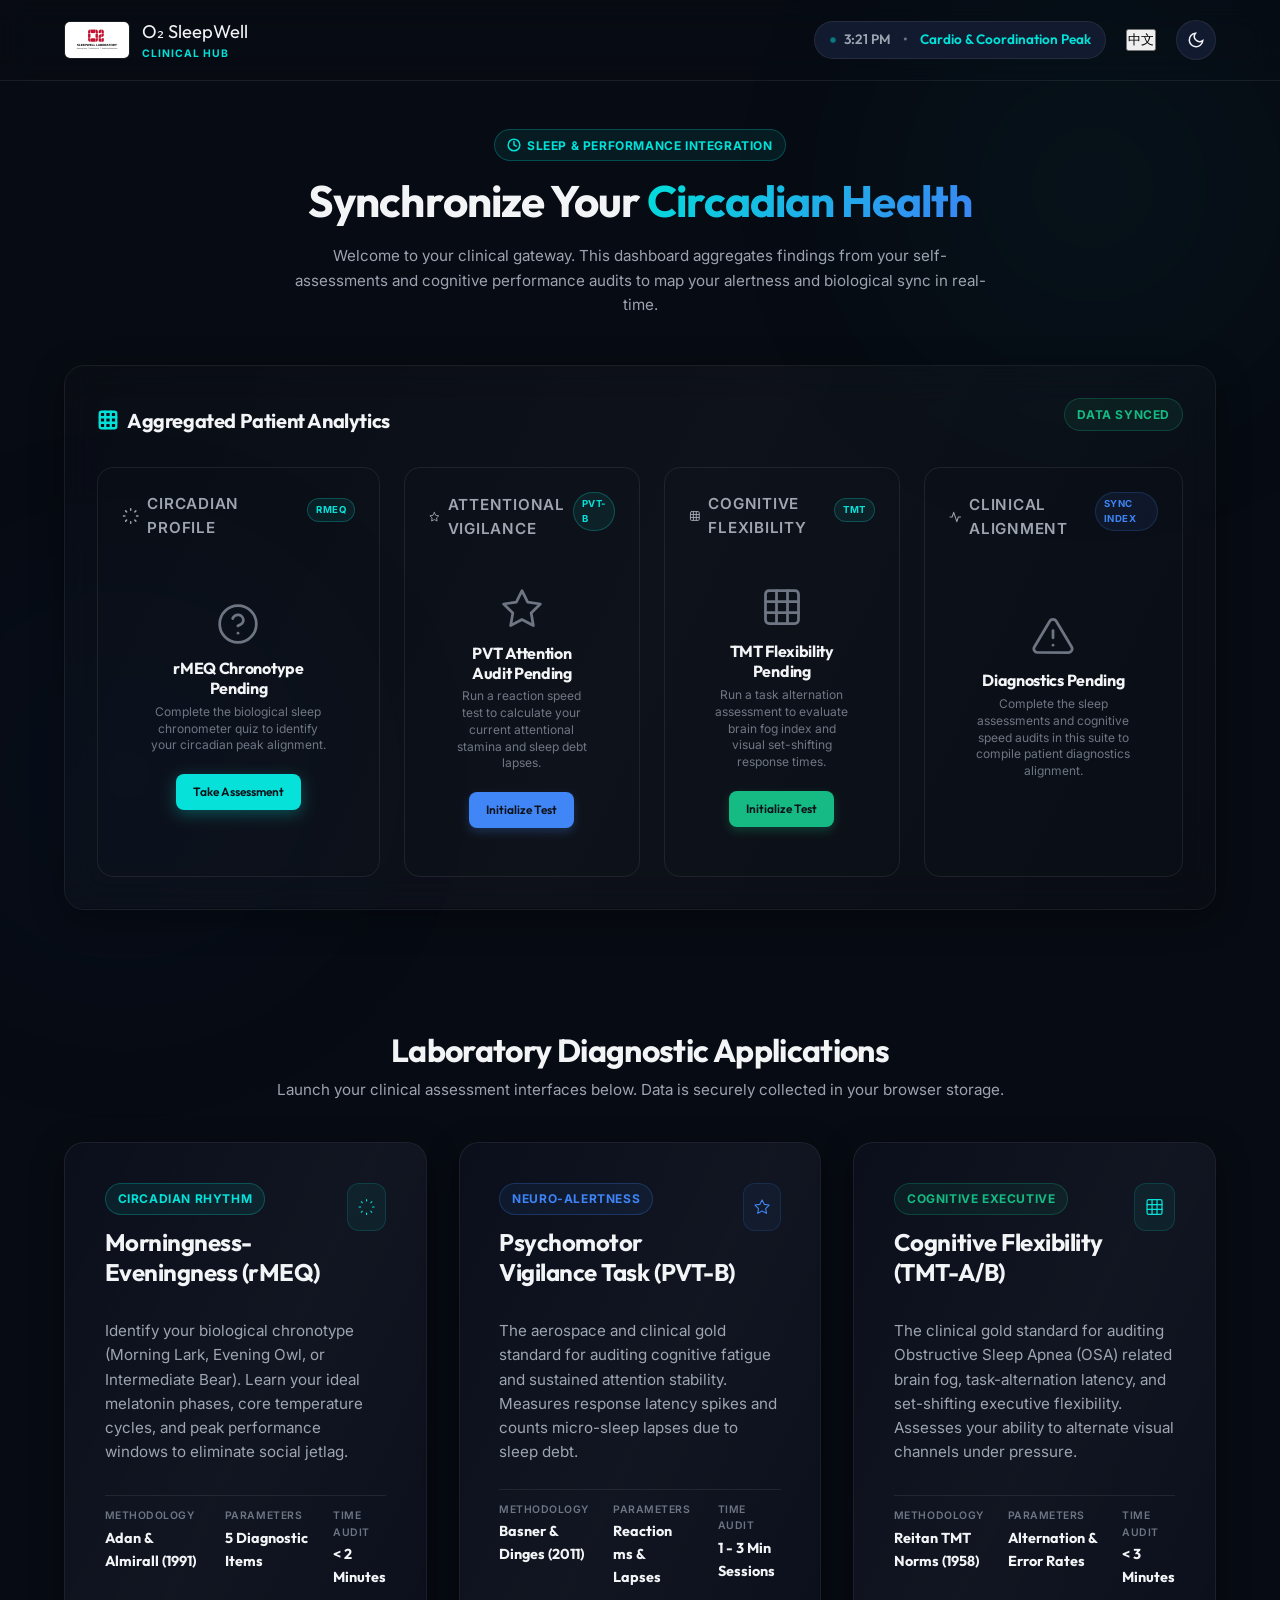
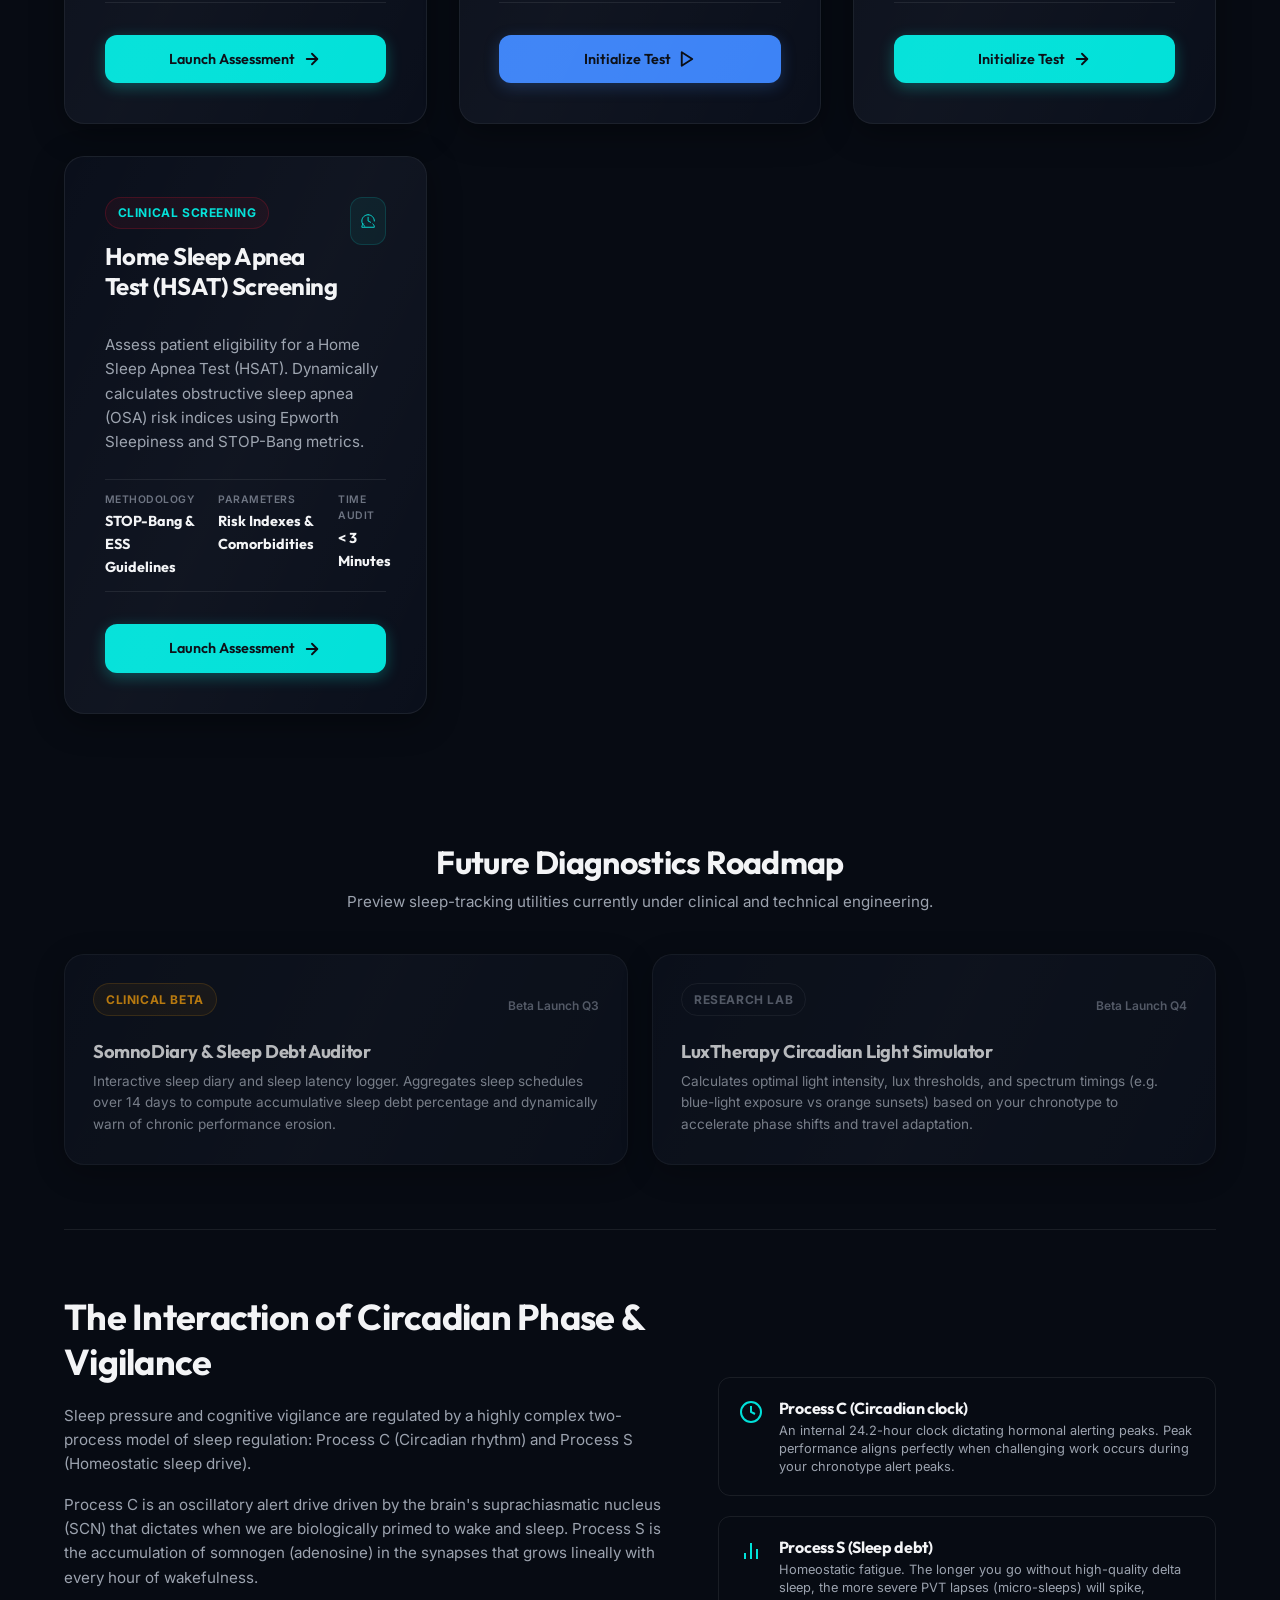
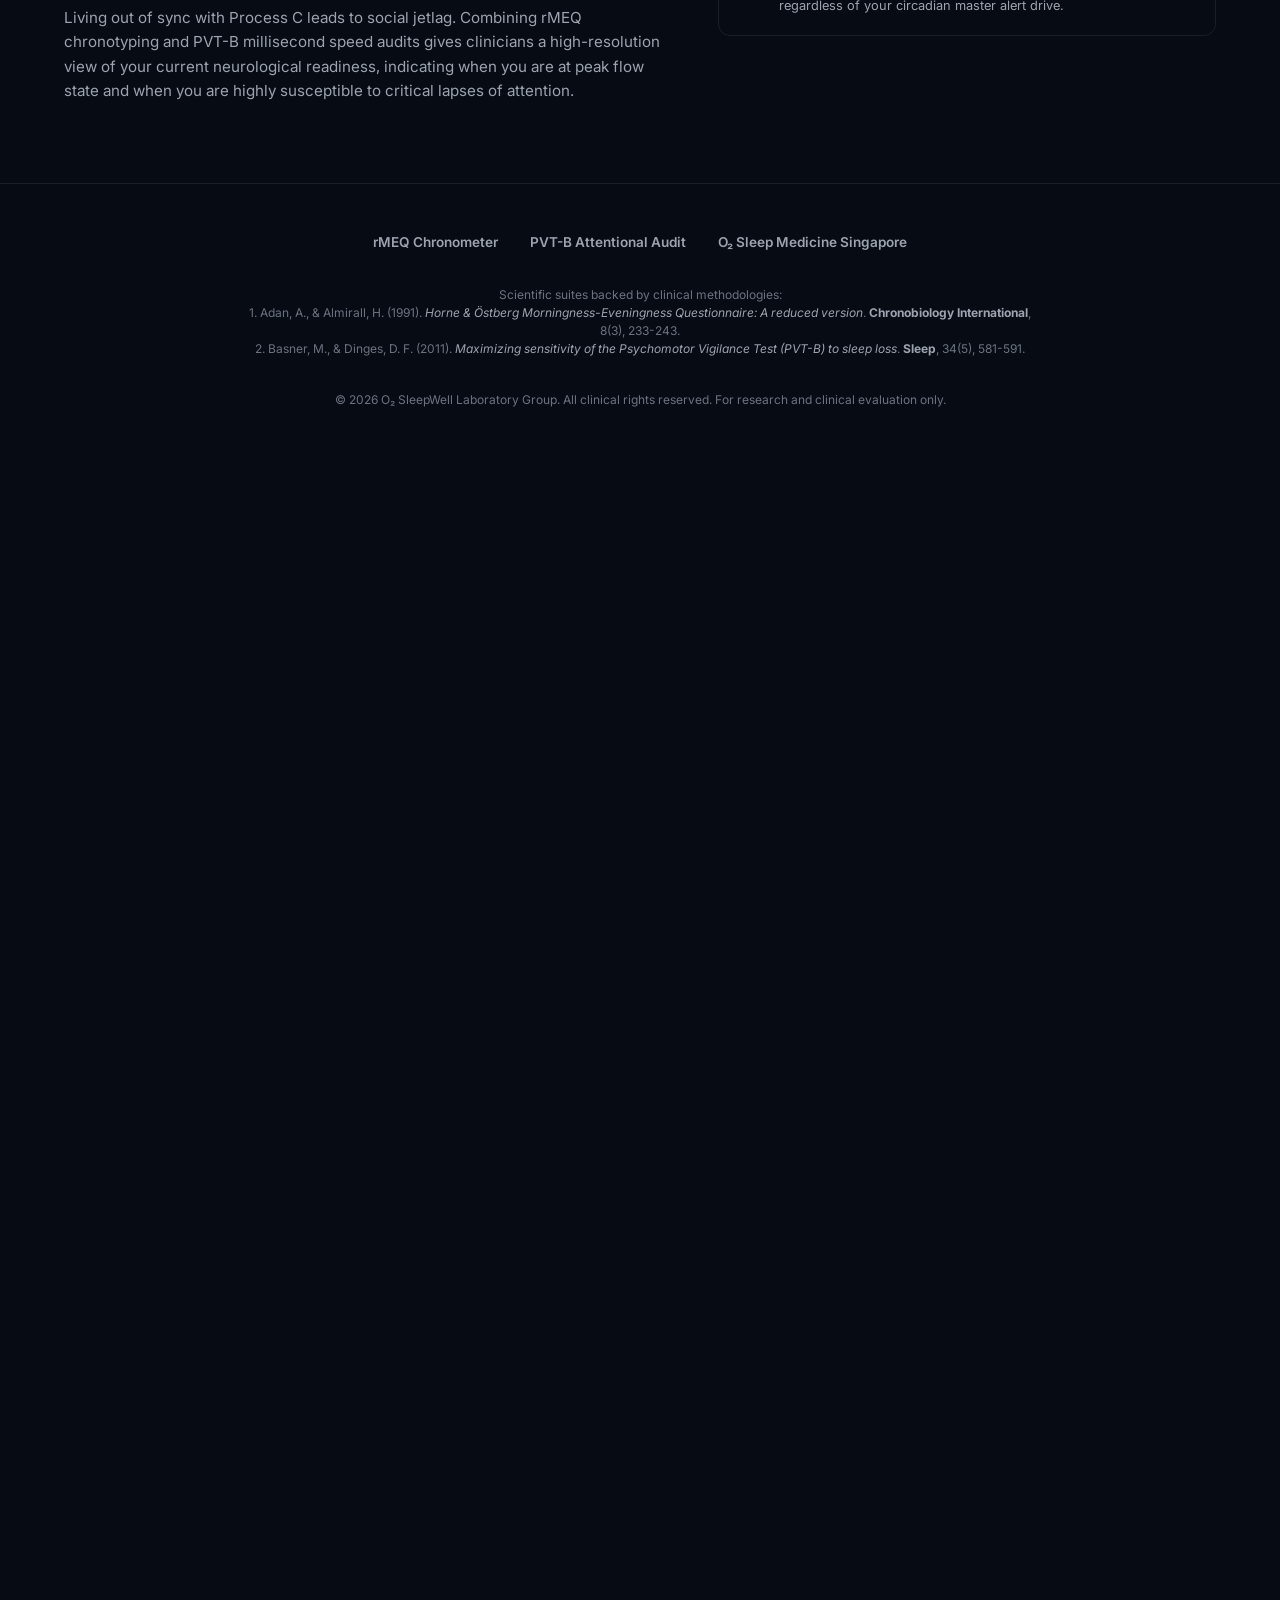
<file: index.html>
<!DOCTYPE html>
<html>
<head>
  <meta http-equiv="refresh" content="0; url=sleepwell-hub/index.html">
  <title>O₂ SleepWell Laboratory Hub Redirect</title>
</head>
<body>
  <p>Redirecting to the <a href="sleepwell-hub/index.html">O₂ SleepWell Laboratory Hub</a>...</p>
</body>
</html>
</file>
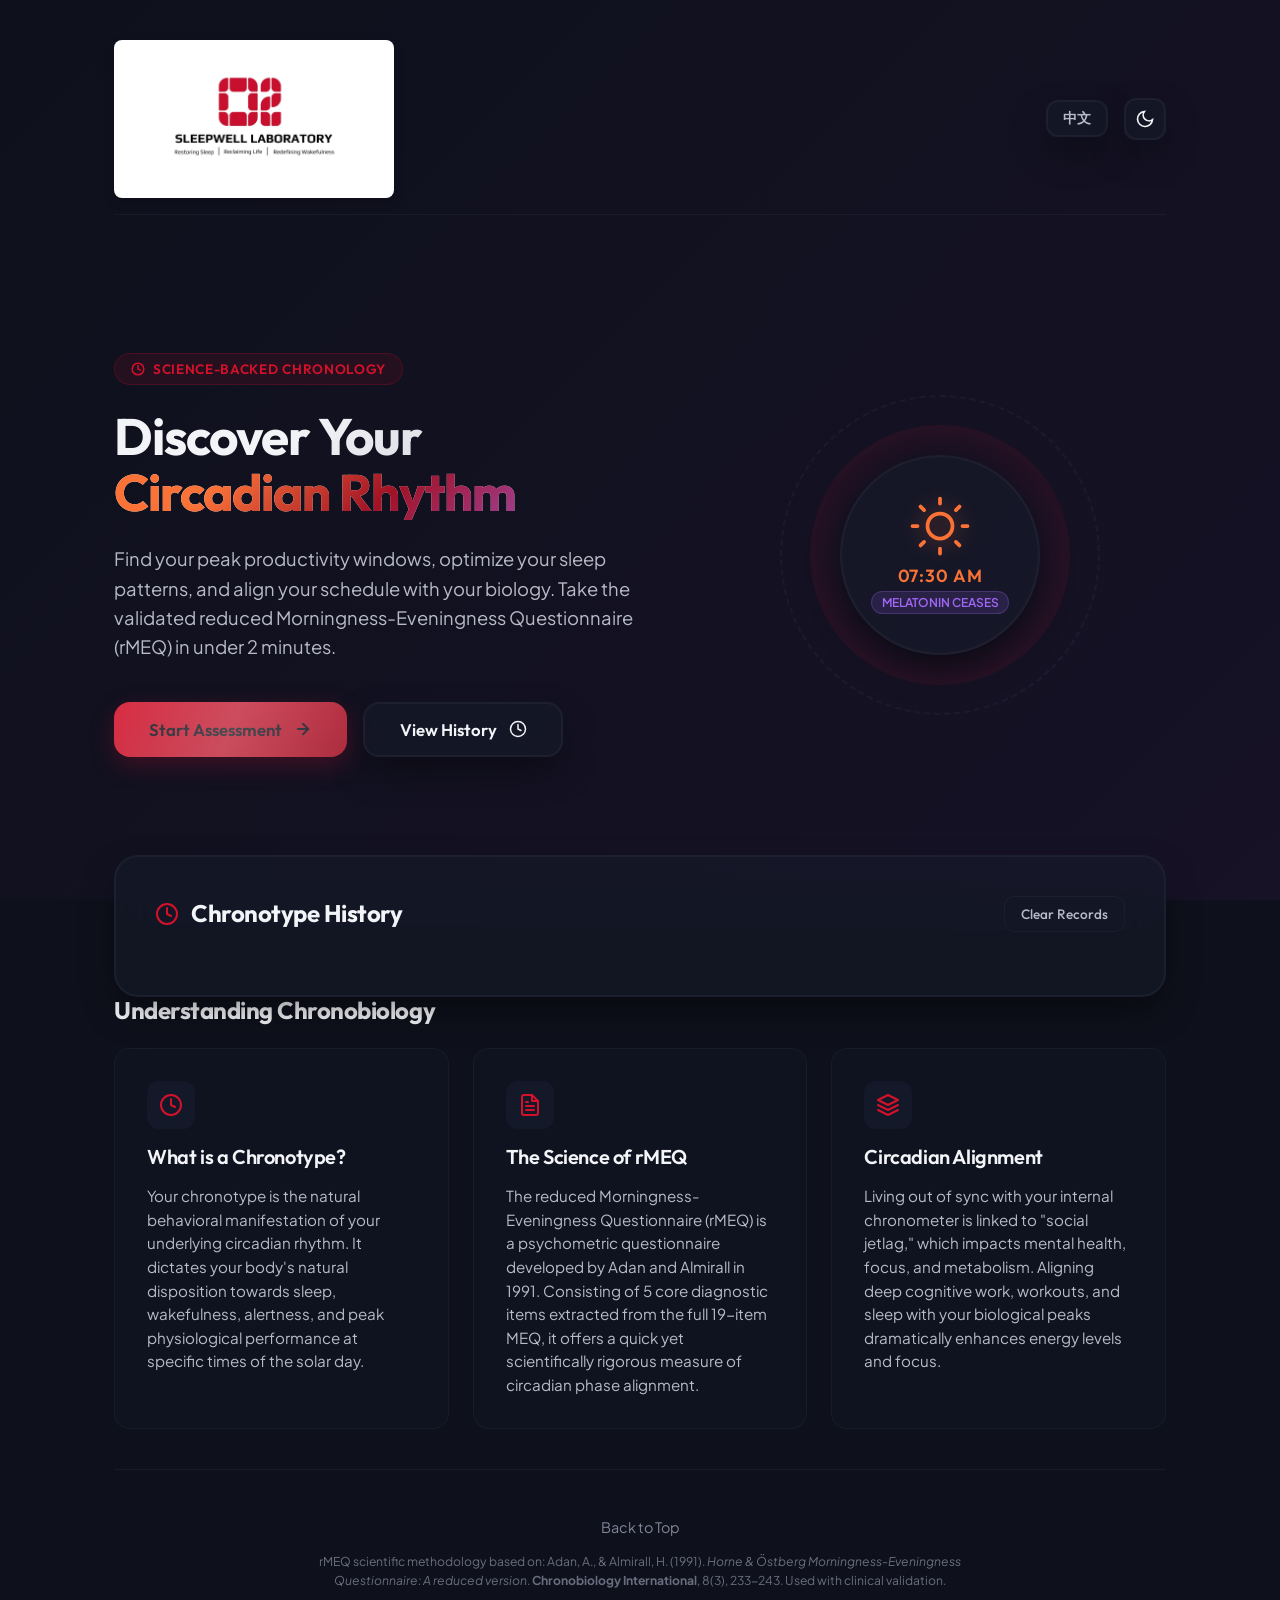
<file: meq-app/index.html>
<!DOCTYPE html>
<html lang="en" data-theme="dark">
<head>
  <meta charset="UTF-8">
  <meta name="viewport" content="width=device-width, initial-scale=1.0">
  <meta name="description" content="Discover your sleep chronotype and align your daily schedule with your biological clock. Take the scientifically validated reduced Morningness-Eveningness Questionnaire (rMEQ).">
  <meta name="keywords" content="rMEQ, Morningness Eveningness Questionnaire, Chronotype, Circadian Rhythm, Lark Bear Owl, Sleep Schedule, Chronobiology">
  <meta name="author" content="Circadian Alignment Tool">
  
  <title>Circadian Alignment Tool | Morningness-Eveningness Questionnaire (rMEQ)</title>
  
  <!-- Preconnect to Google Fonts -->
  <link rel="preconnect" href="https://fonts.googleapis.com">
  <link rel="preconnect" href="https://fonts.gstatic.com" crossorigin>
  
  <!-- External stylesheet -->
  <link rel="stylesheet" href="styles.css">
</head>
<body>

  <div class="app-container">
    
    <!-- Navigation Header -->
    <header class="app-header">
      <a href="https://o2healthcaregroup.com/respiratory/sleep-medicine-in-singapore/" target="_blank" rel="noopener" class="logo-wrapper" id="logoLink">
        <img src="logo.jpg" alt="O₂ Sleepwell Laboratory Logo" class="company-logo">
      </a>
      
      <div class="header-actions">
        <!-- Language Selector Toggle -->
        <button class="lang-toggle-btn" id="langToggleBtn" aria-label="Toggle language">中文</button>
        
        <!-- Theme Toggle -->
        <button class="theme-toggle-btn" id="themeToggleBtn" aria-label="Toggle light/dark theme">
          <!-- Sun Icon -->
          <svg class="sun-icon hidden" viewBox="0 0 24 24">
            <circle cx="12" cy="12" r="5" />
            <path d="M12 1v2M12 21v2M4.22 4.22l1.42 1.42M18.36 18.36l1.42 1.42M1 12h2M21 12h2M4.22 19.78l1.42-1.42M18.36 5.64l1.42-1.42" stroke-linecap="round" />
          </svg>
          <!-- Moon Icon -->
          <svg class="moon-icon" viewBox="0 0 24 24">
            <path d="M21 12.79A9 9 0 1 1 11.21 3 7 7 0 0 0 21 12.79z" stroke-linecap="round" />
          </svg>
        </button>
      </div>
    </header>

    <main>
      
      <!-- HERO SECTION -->
      <section class="hero-section" id="heroSection">
        <div class="hero-content">
          <span class="badge" id="heroBadge">
            <svg width="14" height="14" viewBox="0 0 24 24" fill="none" stroke="currentColor" stroke-width="2.5" stroke-linecap="round" stroke-linejoin="round">
              <path d="M12 22c5.523 0 10-4.477 10-10S17.523 2 12 2 2 6.477 2 12s4.477 10 10 10z"/>
              <path d="M12 6v6l4 2"/>
            </svg>
            Science-Backed Chronology
          </span>
          <h1 class="hero-title" id="heroTitle">
            Discover Your <span>Circadian Rhythm</span>
          </h1>
          <p class="hero-description" id="heroDesc">
            Find your peak productivity windows, optimize your sleep patterns, and align your schedule with your biology. Take the validated reduced Morningness-Eveningness Questionnaire (rMEQ) in under 2 minutes.
          </p>
          <div class="btn-group">
            <button class="primary-btn" id="startQuizBtn">
              <span id="lblStartQuiz">Start Assessment</span>
              <svg width="18" height="18" viewBox="0 0 24 24" fill="none" stroke="currentColor" stroke-width="2.5" stroke-linecap="round" stroke-linejoin="round">
                <line x1="5" y1="12" x2="19" y2="12"></line>
                <polyline points="12 5 19 12 12 19"></polyline>
              </svg>
            </button>
            <button class="secondary-btn" id="viewHistoryQuickBtn">
              <span id="lblViewHistoryQuick">View History</span>
              <svg width="18" height="18" viewBox="0 0 24 24" fill="none" stroke="currentColor" stroke-width="2" stroke-linecap="round" stroke-linejoin="round">
                <circle cx="12" cy="12" r="10"></circle>
                <polyline points="12 6 12 12 16 14"></polyline>
              </svg>
            </button>
          </div>
        </div>
        
        <div class="hero-visual">
          <div class="visual-clock-ring">
            <div class="visual-clock-glowing-dots"></div>
            <div class="clock-center-art">
              <!-- Dynamically changing sun/moon logo inside hero visual -->
              <svg viewBox="0 0 24 24" fill="none" stroke="var(--accent-morning)" stroke-width="1.5" stroke-linecap="round" stroke-linejoin="round">
                <circle cx="12" cy="12" r="5" />
                <path d="M12 1v2M12 21v2M4.22 4.22l1.42 1.42M18.36 18.36l1.42 1.42M1 12h2M21 12h2M4.22 19.78l1.42-1.42M18.36 5.64l1.42-1.42" />
              </svg>
              <div class="clock-time-indicator" id="heroTimeIndicator">07:30 AM</div>
              <div class="clock-badge" id="heroClockState">Melatonin Ceases</div>
            </div>
          </div>
        </div>
      </section>

      <!-- QUIZ SECTION -->
      <section class="quiz-section hidden" id="quizSection">
        <div class="quiz-header">
          <div class="quiz-steps-counter" id="stepsCounter">
            Question <span id="currentQuestionNum">1</span><span>/5</span>
          </div>
          <div class="progress-bar-bg">
            <div class="progress-bar-fill" id="progressBarFill" style="width: 20%;"></div>
          </div>
          <button class="quit-quiz-btn" id="quitQuizBtn">Quit Quiz</button>
        </div>
        
        <div class="glass-card">
          <div class="question-container">
            <h2 class="question-text" id="questionText">Loading question...</h2>
            <div class="options-list" id="optionsList">
              <!-- Dynamically rendered options go here -->
            </div>
          </div>
          
          <div class="quiz-footer">
            <button class="secondary-btn hidden" id="prevQuestionBtn">
              <svg width="18" height="18" viewBox="0 0 24 24" fill="none" stroke="currentColor" stroke-width="2.5" stroke-linecap="round" stroke-linejoin="round" style="transform: scaleX(-1);">
                <line x1="5" y1="12" x2="19" y2="12"></line>
                <polyline points="12 5 19 12 12 19"></polyline>
              </svg>
              <span id="lblPrev">Previous</span>
            </button>
            <button class="primary-btn" id="nextQuestionBtn" disabled>
              <span id="lblNext">Next</span>
              <svg width="18" height="18" viewBox="0 0 24 24" fill="none" stroke="currentColor" stroke-width="2.5" stroke-linecap="round" stroke-linejoin="round">
                <line x1="5" y1="12" x2="19" y2="12"></line>
                <polyline points="12 5 19 12 12 19"></polyline>
              </svg>
            </button>
          </div>
        </div>
      </section>

      <!-- DASHBOARD & RESULTS SECTION -->
      <section class="dashboard-section hidden" id="resultsSection">
        
        <!-- Results Header Card -->
        <div class="glass-card results-header-card">
          <div class="chronotype-result-info">
            <span class="badge results-badge" id="lblYourChronotype">Your Chronotype</span>
            <h2 class="chronotype-title" id="resultsTitle">
              You are an <span>Evening Owl</span>
            </h2>
            <div class="chronotype-score-card">
              <span class="chronotype-score-value" id="chronotypeScore">9</span>
              <span class="chronotype-score-max">/ 25</span>
            </div>
            <p class="chronotype-description" id="chronotypeDesc">
              Evening types typically reach peak cognitive and physical alertness much later in the day. Waking up early feels naturally challenging, while nighttime is often highly creative and productive.
            </p>
          </div>
          
          <div class="chronotype-visual-illustration">
            <div class="illustration-card" id="illustrationCard" style="--accent-rgb: var(--accent-evening-rgb); --accent-color: var(--accent-evening);">
              <div class="illustration-icon-wrapper" id="illustrationIconWrapper">
                <!-- Dynamically assigned SVG -->
                <svg viewBox="0 0 24 24" fill="none" stroke="currentColor" stroke-width="1.5" stroke-linecap="round" stroke-linejoin="round">
                  <path d="M21 12.79A9 9 0 1 1 11.21 3 7 7 0 0 0 21 12.79z" />
                </svg>
                <span class="illustration-label" id="illustrationLabel">Evening Owl</span>
              </div>
            </div>
          </div>
        </div>
        
        <!-- Dashboard Content Grid -->
        <div class="dashboard-grid">
          
          <!-- Sleep Timeline Card -->
          <div class="glass-card sleep-schedule-card">
            <div class="schedule-header">
              <div class="card-title-icon">
                <svg width="24" height="24" viewBox="0 0 24 24" fill="none" stroke="currentColor" stroke-width="2" stroke-linecap="round" stroke-linejoin="round">
                  <path d="M22 12h-4l-3 9L9 3l-3 9H2" />
                </svg>
                <h3 id="lblIdealSchedule">Ideal Sleep Schedule</h3>
              </div>
            </div>
            
            <div class="schedule-time-blocks">
              <div class="time-block sleep">
                <div class="time-block-icon">
                  <svg viewBox="0 0 24 24" fill="none" stroke="currentColor" stroke-width="2" stroke-linecap="round" stroke-linejoin="round">
                    <path d="M2 4v16M2 8h20M2 12h20M22 4v16" />
                  </svg>
                </div>
                <div class="time-block-info">
                  <span class="time-block-label" id="lblBedtime">Optimal Bedtime</span>
                  <span class="time-block-value" id="optimalBedtime">01:30 AM</span>
                </div>
              </div>
              
              <div class="time-block wake">
                <div class="time-block-icon">
                  <svg viewBox="0 0 24 24" fill="none" stroke="currentColor" stroke-width="2" stroke-linecap="round" stroke-linejoin="round">
                    <circle cx="12" cy="12" r="5" />
                    <path d="M12 1v2M12 21v2M4.22 4.22l1.42 1.42M18.36 18.36l1.42 1.42M1 12h2M21 12h2M4.22 19.78l1.42-1.42M18.36 5.64l1.42-1.42" />
                  </svg>
                </div>
                <div class="time-block-info">
                  <span class="time-block-label" id="lblWakeTime">Optimal Wake Time</span>
                  <span class="time-block-value" id="optimalWakeTime">09:30 AM</span>
                </div>
              </div>
            </div>
            
            <p style="font-size: 0.95rem; line-height: 1.5; color: var(--text-secondary); margin-top: 0.5rem;" id="lblScheduleTip">
              Maintain these target sleep/wake boundaries even on weekends to preserve circadian synchronization and prevent "social jetlag."
            </p>
          </div>
          
          <!-- Circadian Waveform Chart Card -->
          <div class="glass-card circadian-visualizer-container">
            <div class="card-title-icon">
              <svg width="24" height="24" viewBox="0 0 24 24" fill="none" stroke="currentColor" stroke-width="2" stroke-linecap="round" stroke-linejoin="round">
                <path d="M18 3a3 3 0 0 0-3 3v12a3 3 0 0 0 3 3 3 3 0 0 0 3-3V6a3 3 0 0 0-3-3zM6 3a3 3 0 0 0-3 3v12a3 3 0 0 0 3 3 3 3 0 0 0 3-3V6a3 3 0 0 0-3-3z" />
              </svg>
              <h3 id="lblAlertnessCycle">Circadian Alertness Cycle</h3>
            </div>
            
            <div class="visualizer-chart-wrapper">
              <svg id="circadianChart" viewBox="0 0 600 240" preserveAspectRatio="xMidYMid meet">
                <!-- Dynamically drawn SVG parts will go here -->
              </svg>
            </div>
          </div>
          
        </div>
        
        <!-- Performance Windows Card -->
        <div class="glass-card performance-timings-card">
          <div class="card-title-icon">
            <svg width="24" height="24" viewBox="0 0 24 24" fill="none" stroke="currentColor" stroke-width="2" stroke-linecap="round" stroke-linejoin="round">
              <polygon points="12 2 15.09 8.26 22 9.27 17 14.14 18.18 21.02 12 17.77 5.82 21.02 7 14.14 2 9.27 8.91 8.26 12 2" />
            </svg>
            <h3 id="lblDailyRoutine">Daily Routine Alignment Windows</h3>
          </div>
          
          <div class="recommendations-list" id="recommendationsList">
            <!-- Dynamically populated recommendations -->
          </div>
        </div>
        
        <!-- Post-quiz control buttons -->
        <div class="btn-group" style="justify-content: center; margin-top: 1rem;">
          <button class="primary-btn" id="retakeQuizBtn">
            <svg width="18" height="18" viewBox="0 0 24 24" fill="none" stroke="currentColor" stroke-width="2.5" stroke-linecap="round" stroke-linejoin="round">
              <path d="M21.5 2v6h-6M21.34 15.57a10 10 0 1 1-.57-8.38l5.67-5.67" />
            </svg>
            <span id="lblRetake">Retake Questionnaire</span>
          </button>
          <button class="secondary-btn" id="printReportBtn">
            <svg width="18" height="18" viewBox="0 0 24 24" fill="none" stroke="currentColor" stroke-width="2" stroke-linecap="round" stroke-linejoin="round">
              <polyline points="6 9 6 2 18 2 18 9"></polyline>
              <path d="M6 18H4a2 2 0 0 1-2-2v-5a2 2 0 0 1 2-2h16a2 2 0 0 1 2 2v5a2 2 0 0 1-2 2h-2"></path>
              <rect x="6" y="14" width="12" height="8"></rect>
            </svg>
            <span id="lblPrint">Export/Print Report</span>
          </button>
        </div>
      </section>

      <!-- HISTORY LOG SECTION -->
      <section class="glass-card history-section" id="historySection">
        <div class="history-header">
          <div class="card-title-icon">
            <svg width="24" height="24" viewBox="0 0 24 24" fill="none" stroke="currentColor" stroke-width="2" stroke-linecap="round" stroke-linejoin="round">
              <circle cx="12" cy="12" r="10"></circle>
              <polyline points="12 6 12 12 16 14"></polyline>
            </svg>
            <h2 id="lblHistoryTitle">Chronotype History</h2>
          </div>
          <button class="clear-history-btn" id="clearHistoryBtn">Clear Records</button>
        </div>
        
        <div class="history-list" id="historyList">
          <!-- Dynamically populated or empty state -->
        </div>
      </section>

      <!-- EDUCATIONAL SECTION -->
      <section class="educational-section">
        <h2 id="lblEduSectionTitle">Understanding Chronobiology</h2>
        <div class="educational-grid">
          
          <div class="educational-card">
            <div class="educational-icon">
              <svg viewBox="0 0 24 24" fill="none" stroke="currentColor" stroke-width="2" stroke-linecap="round" stroke-linejoin="round">
                <circle cx="12" cy="12" r="10"></circle>
                <path d="M12 6v6l4 2" />
              </svg>
            </div>
            <h3 class="educational-title" id="lblEduCard1Title">What is a Chronotype?</h3>
            <p id="lblEduCard1Desc">Your chronotype is the natural behavioral manifestation of your underlying circadian rhythm. It dictates your body's natural disposition towards sleep, wakefulness, alertness, and peak physiological performance at specific times of the solar day.</p>
          </div>
          
          <div class="educational-card">
            <div class="educational-icon">
              <svg viewBox="0 0 24 24" fill="none" stroke="currentColor" stroke-width="2" stroke-linecap="round" stroke-linejoin="round">
                <path d="M14 2H6a2 2 0 0 0-2 2v16a2 2 0 0 0 2 2h12a2 2 0 0 0 2-2V8z"></path>
                <polyline points="14 2 14 8 20 8"></polyline>
                <line x1="16" y1="13" x2="8" y2="13"></line>
                <line x1="16" y1="17" x2="8" y2="17"></line>
                <polyline points="10 9 9 9 8 9"></polyline>
              </svg>
            </div>
            <h3 class="educational-title" id="lblEduCard2Title">The Science of rMEQ</h3>
            <p id="lblEduCard2Desc">The reduced Morningness-Eveningness Questionnaire (rMEQ) is a psychometric questionnaire developed by Adan and Almirall in 1991. Consisting of 5 core diagnostic items extracted from the full 19-item MEQ, it offers a quick yet scientifically rigorous measure of circadian phase alignment.</p>
          </div>
          
          <div class="educational-card">
            <div class="educational-icon">
              <svg viewBox="0 0 24 24" fill="none" stroke="currentColor" stroke-width="2" stroke-linecap="round" stroke-linejoin="round">
                <path d="M12 2L2 7l10 5 10-5-10-5zM2 17l10 5 10-5M2 12l10 5 10-5"></path>
              </svg>
            </div>
            <h3 class="educational-title" id="lblEduCard3Title">Circadian Alignment</h3>
            <p id="lblEduCard3Desc">Living out of sync with your internal chronometer is linked to "social jetlag," which impacts mental health, focus, and metabolism. Aligning deep cognitive work, workouts, and sleep with your biological peaks dramatically enhances energy levels and focus.</p>
          </div>
          
        </div>
      </section>

    </main>

    <!-- App Footer -->
    <footer class="app-footer">
      <div class="footer-links">
        <a href="#heroSection" id="scrollToTopLink">Back to Top</a>
      </div>
      <p class="footer-citation" id="footerCitation">
        rMEQ scientific methodology based on: Adan, A., & Almirall, H. (1991). <em>Horne & Östberg Morningness-Eveningness Questionnaire: A reduced version</em>. <strong>Chronobiology International</strong>, 8(3), 233-243. Used with clinical validation.
      </p>
    </footer>

  </div>

  <!-- Main JavaScript File -->
  <script src="script.js"></script>
</body>
</html>
</file>
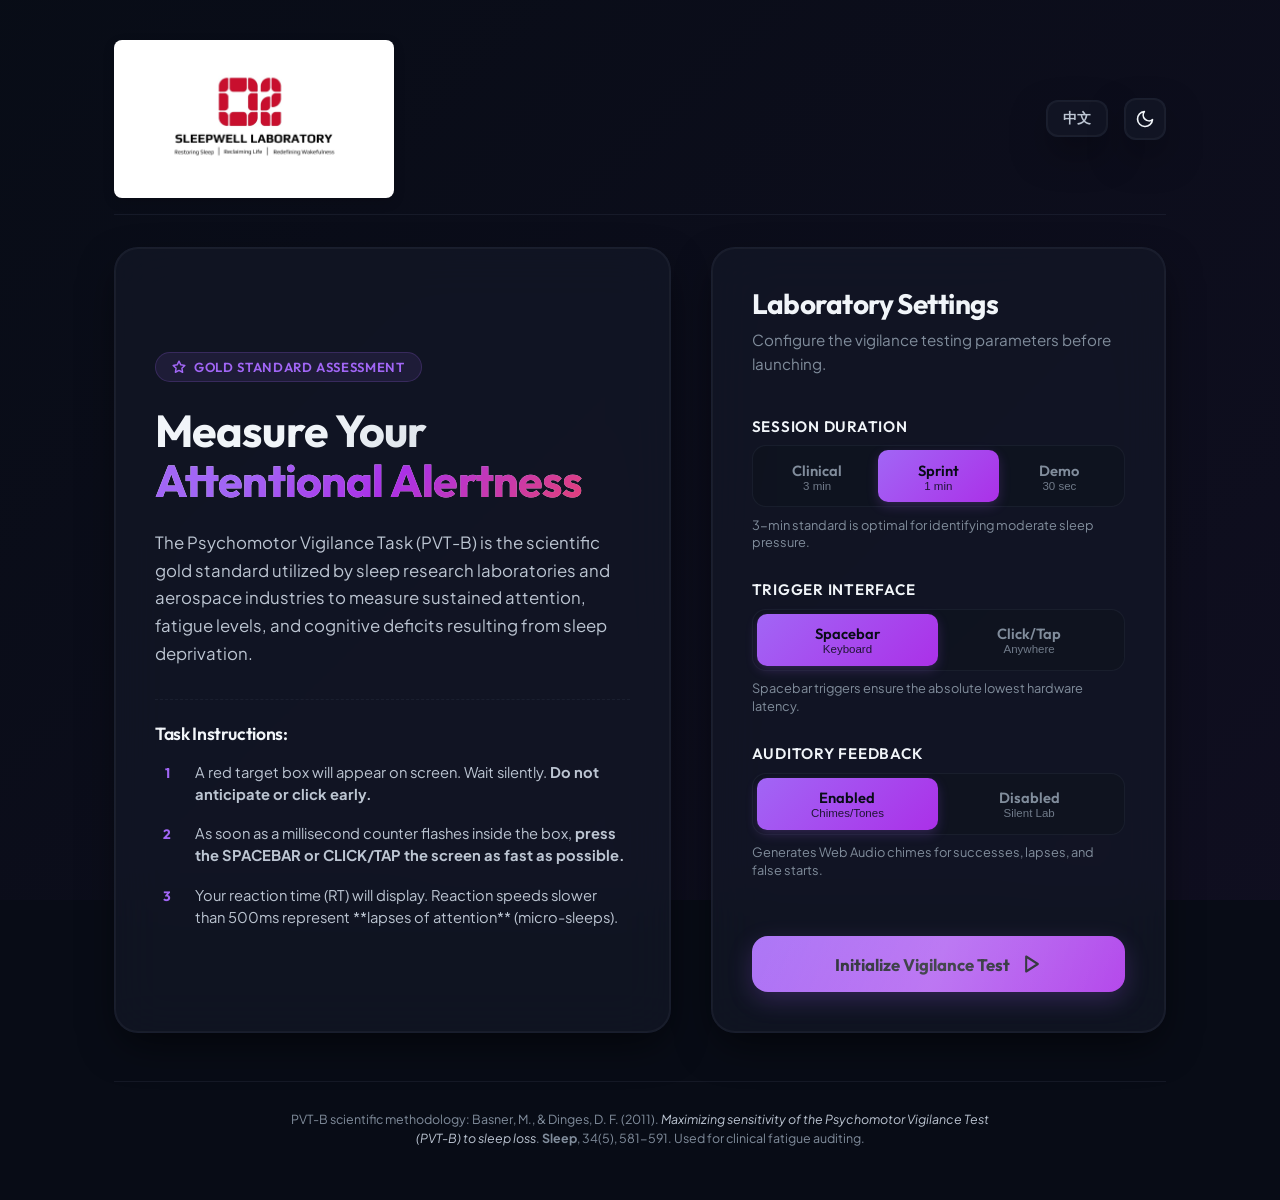
<file: pvt-app/index.html>
<!DOCTYPE html>
<html lang="en" data-theme="dark">
<head>
  <meta charset="UTF-8">
  <meta name="viewport" content="width=device-width, initial-scale=1.0">
  <meta name="description" content="Evaluate your cognitive alertness, reaction speeds, and fatigue levels. Take the scientifically validated Brief Psychomotor Vigilance Task (PVT-B) clinical assessment.">
  <meta name="keywords" content="PVT-B, Psychomotor Vigilance Task, Reaction Time Test, Sleep Deprivation, Sleep Debt, Cognitive Fatigue, Vigilance Test, Chronobiology">
  <meta name="author" content="O2 SleepWell Laboratory">
  
  <title>O2 SleepWell Laboratory | Psychomotor Vigilance Task (PVT-B)</title>
  
  <!-- Preconnect to Google Fonts -->
  <link rel="preconnect" href="https://fonts.googleapis.com">
  <link rel="preconnect" href="https://fonts.gstatic.com" crossorigin>
  
  <!-- External stylesheet -->
  <link rel="stylesheet" href="styles.css">
</head>
<body>

  <div class="app-container">
    
    <!-- Navigation Header -->
    <header class="app-header">
      <a href="https://o2healthcaregroup.com/respiratory/sleep-medicine-in-singapore/" target="_blank" rel="noopener" class="logo-wrapper" id="logoLink">
        <img src="logo.jpg" alt="O2 SleepWell Laboratory Logo" class="company-logo">
      </a>
      
      <div class="header-actions">
        <!-- Language Selector Toggle -->
        <button class="lang-toggle-btn" id="langToggleBtn" aria-label="Toggle language">中文</button>
        
        <!-- Theme Toggle -->
        <button class="theme-toggle-btn" id="themeToggleBtn" aria-label="Toggle light/dark theme">
          <!-- Sun Icon -->
          <svg class="sun-icon hidden" viewBox="0 0 24 24" fill="none" stroke="currentColor" stroke-width="2" stroke-linecap="round" stroke-linejoin="round">
            <circle cx="12" cy="12" r="5" />
            <path d="M12 1v2M12 21v2M4.22 4.22l1.42 1.42M18.36 18.36l1.42 1.42M1 12h2M21 12h2M4.22 19.78l1.42-1.42M18.36 5.64l1.42-1.42" />
          </svg>
          <!-- Moon Icon -->
          <svg class="moon-icon" viewBox="0 0 24 24" fill="none" stroke="currentColor" stroke-width="2" stroke-linecap="round" stroke-linejoin="round">
            <path d="M21 12.79A9 9 0 1 1 11.21 3 7 7 0 0 0 21 12.79z" />
          </svg>
        </button>
      </div>
    </header>

    <main>
      
      <!-- SCREEN 1: LAB CONFIGURATION & SETUP -->
      <section class="config-section" id="configScreen">
        <div class="intro-grid">
          <!-- Science Intro Card -->
          <div class="glass-card science-intro-card">
            <span class="badge" id="goldBadge">
              <svg width="14" height="14" viewBox="0 0 24 24" fill="none" stroke="currentColor" stroke-width="2.5" stroke-linecap="round" stroke-linejoin="round">
                <polygon points="12 2 15.09 8.26 22 9.27 17 14.14 18.18 21.02 12 17.77 5.82 21.02 7 14.14 2 9.27 8.91 8.26 12 2" />
              </svg>
              Gold Standard Assessment
            </span>
            <h1 class="hero-title" id="pvtHeroTitle">
              Measure Your <span>Attentional Alertness</span>
            </h1>
            <p class="hero-description" id="pvtHeroDesc">
              The Psychomotor Vigilance Task (PVT-B) is the scientific gold standard utilized by sleep research laboratories and aerospace industries to measure sustained attention, fatigue levels, and cognitive deficits resulting from sleep deprivation.
            </p>
            
            <div class="instructions-block">
              <h3 id="pvtInstrHeader">Task Instructions:</h3>
              <ul class="instruction-list">
                <li>
                  <div class="bullet-num">1</div>
                  <p id="pvtInstr1">A red target box will appear on screen. Wait silently. <strong>Do not anticipate or click early.</strong></p>
                </li>
                <li>
                  <div class="bullet-num">2</div>
                  <p id="pvtInstr2">As soon as a millisecond counter flashes inside the box, <strong>press the SPACEBAR or CLICK/TAP the screen as fast as possible.</strong></p>
                </li>
                <li>
                  <div class="bullet-num">3</div>
                  <p id="pvtInstr3">Your reaction time (RT) will display. Reaction speeds slower than 500ms represent **lapses of attention** (micro-sleeps).</p>
                </li>
              </ul>
            </div>
          </div>

          <!-- Configuration Control Card -->
          <div class="glass-card control-config-card">
            <h2 class="section-card-title" id="pvtConfigTitle">Laboratory Settings</h2>
            <p class="card-subtitle" id="pvtConfigSubtitle">Configure the vigilance testing parameters before launching.</p>
            
            <div class="config-options-group">
              
              <!-- Session Duration Selector -->
              <div class="config-option">
                <label class="option-label" id="lblDuration">Session Duration</label>
                <div class="segmented-selector" id="durationSelector">
                  <button class="selector-btn" data-value="180000">
                    <span class="btn-primary-txt" id="durClinical">Clinical</span>
                    <span class="btn-sub-txt" id="durClinicalSub">3 min</span>
                  </button>
                  <button class="selector-btn active" data-value="60000">
                    <span class="btn-primary-txt" id="durSprint">Sprint</span>
                    <span class="btn-sub-txt" id="durSprintSub">1 min</span>
                  </button>
                  <button class="selector-btn" data-value="30000">
                    <span class="btn-primary-txt" id="durDemo">Demo</span>
                    <span class="btn-sub-txt" id="durDemoSub">30 sec</span>
                  </button>
                </div>
                <span class="option-tip" id="tipDuration">3-min standard is optimal for identifying moderate sleep pressure.</span>
              </div>

              <!-- Input Interface Selector -->
              <div class="config-option">
                <label class="option-label" id="lblTrigger">Trigger Interface</label>
                <div class="segmented-selector" id="inputSelector">
                  <button class="selector-btn active" data-value="space">
                    <span class="btn-primary-txt" id="trigSpace">Spacebar</span>
                    <span class="btn-sub-txt" id="trigSpaceSub">Keyboard</span>
                  </button>
                  <button class="selector-btn" data-value="tap">
                    <span class="btn-primary-txt" id="trigTap">Click/Tap</span>
                    <span class="btn-sub-txt" id="trigTapSub">Anywhere</span>
                  </button>
                </div>
                <span class="option-tip" id="tipTrigger">Spacebar triggers ensure the absolute lowest hardware latency.</span>
              </div>

              <!-- Audio Cues Selector -->
              <div class="config-option">
                <label class="option-label" id="lblAudio">Auditory Feedback</label>
                <div class="segmented-selector" id="audioSelector">
                  <button class="selector-btn active" data-value="on">
                    <span class="btn-primary-txt" id="audEnabled">Enabled</span>
                    <span class="btn-sub-txt" id="audEnabledSub">Chimes/Tones</span>
                  </button>
                  <button class="selector-btn" data-value="off">
                    <span class="btn-primary-txt" id="audDisabled">Disabled</span>
                    <span class="btn-sub-txt" id="audDisabledSub">Silent Lab</span>
                  </button>
                </div>
                <span class="option-tip" id="tipAudio">Generates Web Audio chimes for successes, lapses, and false starts.</span>
              </div>
              
            </div>

            <button class="primary-btn launch-btn" id="startTestBtn">
              <span id="pvtStartText">Initialize Vigilance Test</span>
              <svg width="20" height="20" viewBox="0 0 24 24" fill="none" stroke="currentColor" stroke-width="2.5" stroke-linecap="round" stroke-linejoin="round">
                <polygon points="5 3 19 12 5 21 5 3"></polygon>
              </svg>
            </button>
          </div>
        </div>
      </section>

      <!-- SCREEN 2: ACTIVE VIGILANCE ARENA -->
      <section class="arena-section hidden" id="arenaScreen">
        
        <!-- Live HUD Status -->
        <div class="arena-hud">
          <div class="hud-item timer">
            <span class="hud-label" id="hudLblRemaining">Time Remaining</span>
            <span class="hud-val" id="hudTimeLeft">01:00.0</span>
          </div>
          <div class="hud-item trials">
            <span class="hud-label" id="hudLblTrials">Trials Run</span>
            <span class="hud-val" id="hudTrialsCount">0</span>
          </div>
          <div class="hud-item lapses">
            <span class="hud-label" id="hudLblLapses">Lapses (&gt;500ms)</span>
            <span class="hud-val text-lapses" id="hudLapsesCount">0</span>
          </div>
          <div class="hud-item false-starts">
            <span class="hud-label" id="hudLblFalseStarts">False Starts</span>
            <span class="hud-val text-false-starts" id="hudFalseStartsCount">0</span>
          </div>
          
          <button class="arena-quit-btn" id="quitTestBtn">
            Quit Test
          </button>
        </div>

        <!-- Session Progress Indicator -->
        <div class="arena-progress-container">
          <div class="arena-progress-bar" id="arenaProgressBar" style="width: 100%;"></div>
        </div>

        <!-- STIMULUS STAGE AREA -->
        <div class="stimulus-backdrop" id="clickBackdrop">
          
          <!-- Core Stimulus Target Box -->
          <div class="stimulus-box" id="stimulusBox">
            <div class="stimulus-inner">
              <div class="stimulus-state-text" id="stimulusStateText">WAITING FOR TARGET</div>
              
              <!-- Massive Digital Number Counter -->
              <span class="stimulus-timer tabular-nums hidden" id="stimulusTimer">000</span>
              
              <!-- Instant Trial Reaction Display -->
              <div class="stimulus-feedback-group hidden" id="stimulusFeedback">
                <span class="feedback-rt" id="feedbackRt">254 ms</span>
                <span class="feedback-msg" id="feedbackMsg">OPTIMAL</span>
              </div>
            </div>
          </div>
          
          <p class="tap-instruction-prompt" id="tapInstructionPrompt">
            Press SPACEBAR when the red box turns neon and numbers count
          </p>
        </div>
      </section>

      <!-- SCREEN 3: SCIENTIFIC RESULTS DASHBOARD -->
      <section class="results-section hidden" id="resultsScreen">
        
        <!-- Dashboard Top Grading Card -->
        <div class="glass-card results-summary-card">
          <div class="summary-grade-info">
            <span class="badge score-badge" id="resultsBadge">Vigilance Grade</span>
            <h2 class="grade-title" id="resultsGradeTitle">
              Optimal Alertness Profile
            </h2>
            <p class="grade-subtitle-desc" id="resultsGradeDesc">
              Your reaction speeds are consistent with high executive function, optimal rest, and absence of significant sleep debt.
            </p>
          </div>
          
          <div class="summary-quick-scores">
            <div class="quick-score-circle" id="quickScoreCircle">
              <svg viewBox="0 0 100 100" class="circle-svg">
                <circle cx="50" cy="50" r="42" stroke="var(--card-border)" stroke-width="6" fill="none" />
                <circle cx="50" cy="50" r="42" stroke="var(--brand-primary)" stroke-width="7" stroke-dasharray="264" stroke-dashoffset="0" stroke-linecap="round" fill="none" class="gauge-fill-ring" id="gaugeCircle" />
              </svg>
              <div class="quick-score-inner">
                <span class="qs-value" id="meanRtQuick">235</span>
                <span class="qs-unit" id="qsMeanUnit">Mean ms</span>
              </div>
            </div>
            <div class="lapse-summary-box">
              <span class="ls-count" id="lapsesQuick">0</span>
              <span class="ls-label" id="qsLapsesLabel">Total Lapses</span>
            </div>
          </div>
        </div>

        <!-- Statistical Grid Details -->
        <div class="results-stats-grid">
          
          <div class="stats-card">
            <div class="sc-icon text-primary">
              <svg viewBox="0 0 24 24" fill="none" stroke="currentColor" stroke-width="2" stroke-linecap="round" stroke-linejoin="round">
                <circle cx="12" cy="12" r="10" />
                <polyline points="12 6 12 12 16 14" />
              </svg>
            </div>
            <div class="sc-content">
              <span class="sc-label" id="scLblMeanRT">Mean Reaction Time</span>
              <span class="sc-value text-primary"><span id="statMeanRT">0</span> <span class="sc-unit" id="scUnitMeanRT">ms</span></span>
              <span class="sc-comparison" id="statMeanRTComp">Optimal (< 250ms)</span>
            </div>
          </div>

          <div class="stats-card">
            <div class="sc-icon text-lapses">
              <svg viewBox="0 0 24 24" fill="none" stroke="currentColor" stroke-width="2" stroke-linecap="round" stroke-linejoin="round">
                <polygon points="7.86 2 16.14 2 22 7.86 22 16.14 16.14 22 7.86 22 2 16.14 2 7.86 7.86 2" />
                <line x1="12" y1="8" x2="12" y2="12" />
                <line x1="12" y1="16" x2="12.01" y2="16" />
              </svg>
            </div>
            <div class="sc-content">
              <span class="sc-label" id="scLblLapses">Attentional Lapses</span>
              <span class="sc-value text-lapses" id="statLapses">0</span>
              <span class="sc-comparison" id="statLapsesComp">No lapses observed</span>
            </div>
          </div>

          <div class="stats-card">
            <div class="sc-icon text-false-starts">
              <svg viewBox="0 0 24 24" fill="none" stroke="currentColor" stroke-width="2" stroke-linecap="round" stroke-linejoin="round">
                <path d="M10.29 3.86L1.82 18a2 2 0 0 0 1.71 3h16.94a2 2 0 0 0 1.71-3L13.71 3.86a2 2 0 0 0-3.42 0z" />
                <line x1="12" y1="9" x2="12" y2="13" />
                <line x1="12" y1="17" x2="12.01" y2="17" />
              </svg>
            </div>
            <div class="sc-content">
              <span class="sc-label" id="scLblFalseStarts">False Starts</span>
              <span class="sc-value text-false-starts" id="statFalseStarts">0</span>
              <span class="sc-comparison" id="statFalseStartsComp">Optimal anticipation</span>
            </div>
          </div>

          <div class="stats-card">
            <div class="sc-icon text-purple">
              <svg viewBox="0 0 24 24" fill="none" stroke="currentColor" stroke-width="2" stroke-linecap="round" stroke-linejoin="round">
                <line x1="18" y1="20" x2="18" y2="10" />
                <line x1="12" y1="20" x2="12" y2="4" />
                <line x1="6" y1="20" x2="6" y2="14" />
              </svg>
            </div>
            <div class="sc-content">
              <span class="sc-label" id="scLblReciprocal">Reciprocal RT (1/RT)</span>
              <span class="sc-value text-purple" id="statReciprocalRT">0.00</span>
              <span class="sc-comparison" id="scCompReciprocal">Vigilance speed index (s⁻¹)</span>
            </div>
          </div>

          <div class="stats-card md-span-2">
            <div class="sc-icon text-green">
              <svg viewBox="0 0 24 24" fill="none" stroke="currentColor" stroke-width="2" stroke-linecap="round" stroke-linejoin="round">
                <path d="M22 11.08V12a10 10 0 1 1-5.93-9.14" />
                <polyline points="22 4 12 14.01 9 11.01" />
              </svg>
            </div>
            <div class="sc-content">
              <span class="sc-label" id="scLblPerfScore">Vigilance Performance Score</span>
              <span class="sc-value text-green"><span id="statPerformanceScore">100.0</span> <span class="sc-unit">%</span></span>
              <span class="sc-comparison" id="statPerfComp">Sustained attentional accuracy</span>
            </div>
          </div>

        </div>

        <!-- ATTENTIONAL TIMELINE CHART (SVG BASED) -->
        <div class="glass-card chart-container-card">
          <div class="card-header-with-title">
            <div class="card-title-icon">
              <svg width="22" height="22" viewBox="0 0 24 24" fill="none" stroke="currentColor" stroke-width="2" stroke-linecap="round" stroke-linejoin="round">
                <path d="M3 3v18h18" />
                <path d="M18.7 8l-5.1 5.2-2.8-2.7L7 14.3" />
              </svg>
              <h3 id="chartTitle">Attention Vigilance Timeline</h3>
            </div>
            <span class="chart-legend-label" id="chartDesc">Reaction time per trial chronological sequence</span>
          </div>
          
          <div class="chart-canvas-wrapper">
            <svg id="trialChart" viewBox="0 0 700 280" preserveAspectRatio="xMidYMid meet">
              <!-- Dynamically populated chart goes here -->
            </svg>
          </div>
        </div>

        <!-- Clinical Interpretation Card -->
        <div class="glass-card diagnostic-card">
          <div class="card-title-icon">
            <svg width="22" height="22" viewBox="0 0 24 24" fill="none" stroke="currentColor" stroke-width="2.5" stroke-linecap="round" stroke-linejoin="round">
              <path d="M14 2H6a2 2 0 0 0-2 2v16a2 2 0 0 0 2 2h12a2 2 0 0 0 2-2V8z"></path>
              <polyline points="14 2 14 8 20 8"></polyline>
              <line x1="16" y1="13" x2="8" y2="13"></line>
              <line x1="16" y1="17" x2="8" y2="17"></line>
              <polyline points="10 9 9 9 8 9"></polyline>
            </svg>
            <h3 id="diagTitle">Clinical Diagnostics & Fatigue Assessment</h3>
          </div>
          
          <div class="diagnostic-content-text" id="diagnosticText">
            Diagnostic loading...
          </div>
        </div>

        <!-- Historical Log Records -->
        <div class="glass-card history-container-card">
          <div class="history-table-header">
            <div class="card-title-icon">
              <svg width="22" height="22" viewBox="0 0 24 24" fill="none" stroke="currentColor" stroke-width="2" stroke-linecap="round" stroke-linejoin="round">
                <circle cx="12" cy="12" r="10" />
                <polyline points="12 6 12 12 16 14" />
              </svg>
              <h3 id="histTitle">O2 SleepWell Laboratory History</h3>
            </div>
            <button class="clear-history-btn" id="clearHistoryBtn">Clear Records</button>
          </div>
          
          <div class="history-table-wrapper">
            <table class="history-table" id="historyTable">
              <thead>
                <tr>
                  <th id="thDate">Date & Time</th>
                  <th id="thDuration">Duration</th>
                  <th id="thMean">Mean RT</th>
                  <th id="thLapses">Lapses</th>
                  <th id="thFalseStarts">False Starts</th>
                  <th id="thScore">Score</th>
                </tr>
              </thead>
              <tbody id="historyTableBody">
                <!-- Dynamically populated rows or empty state -->
              </tbody>
            </table>
          </div>
        </div>

        <!-- Post-test Action Control Group -->
        <div class="btn-group-results">
          <button class="primary-btn" id="retryTestBtn">
            <svg width="18" height="18" viewBox="0 0 24 24" fill="none" stroke="currentColor" stroke-width="2.5" stroke-linecap="round" stroke-linejoin="round">
              <path d="M21.5 2v6h-6M21.34 15.57a10 10 0 1 1-.57-8.38l5.67-5.67" />
            </svg>
            <span id="lblRetry">Retake Assessment</span>
          </button>
          <button class="secondary-btn" id="printReportBtn">
            <svg width="18" height="18" viewBox="0 0 24 24" fill="none" stroke="currentColor" stroke-width="2.5" stroke-linecap="round" stroke-linejoin="round">
              <polyline points="6 9 6 2 18 2 18 9"></polyline>
              <path d="M6 18H4a2 2 0 0 1-2-2v-5a2 2 0 0 1 2-2h16a2 2 0 0 1 2 2v5a2 2 0 0 1-2 2h-2"></path>
              <rect x="6" y="14" width="12" height="8"></rect>
            </svg>
            <span id="lblPrint">Export Lab Report</span>
          </button>
          <button class="secondary-btn" id="backToSetupBtn">
            Exit to Configuration
          </button>
        </div>

      </section>

    </main>

    <!-- App Footer -->
    <footer class="app-footer">
      <p class="footer-citation" id="footerCitation">
        PVT-B scientific methodology: Basner, M., & Dinges, D. F. (2011). <em>Maximizing sensitivity of the Psychomotor Vigilance Test (PVT-B) to sleep loss</em>. <strong>Sleep</strong>, 34(5), 581-591. Used for clinical fatigue auditing.
      </p>
    </footer>

  </div>

  <!-- Main JavaScript File -->
  <script src="script.js"></script>
</body>
</html>
</file>
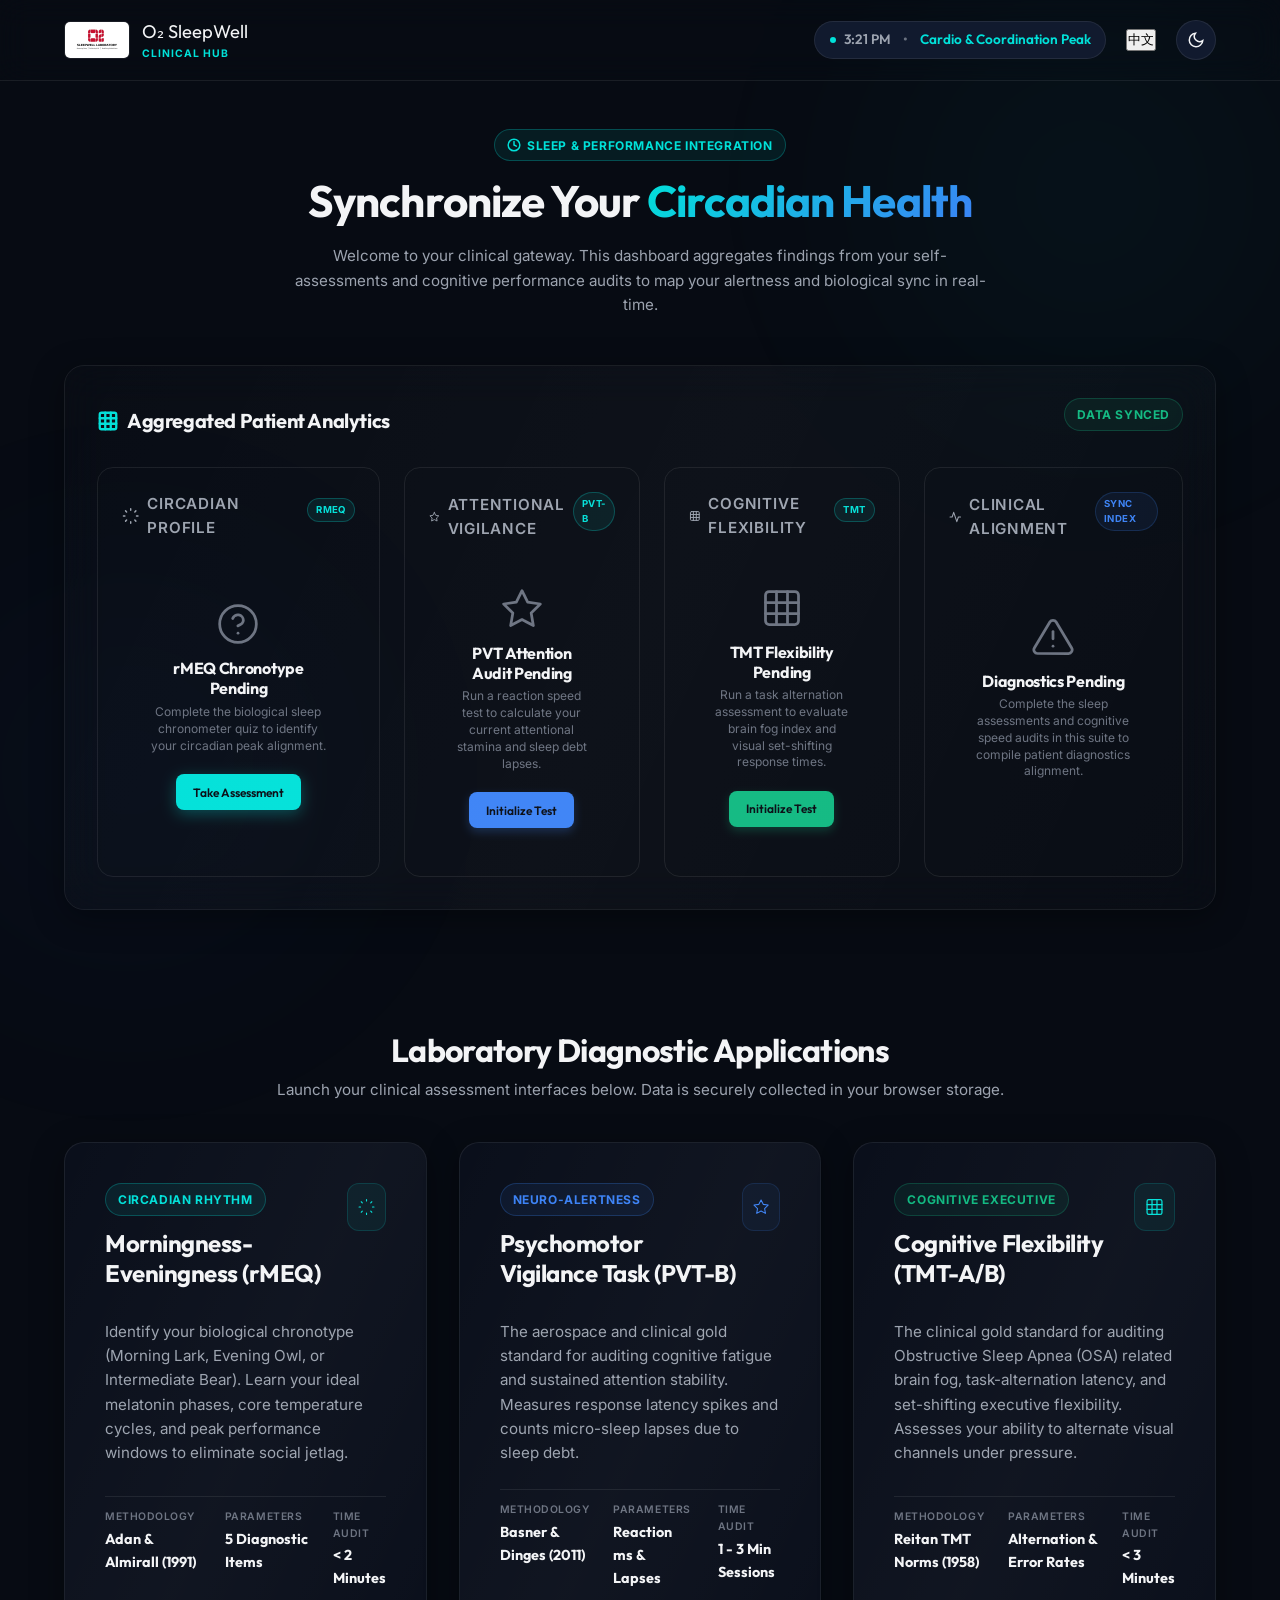
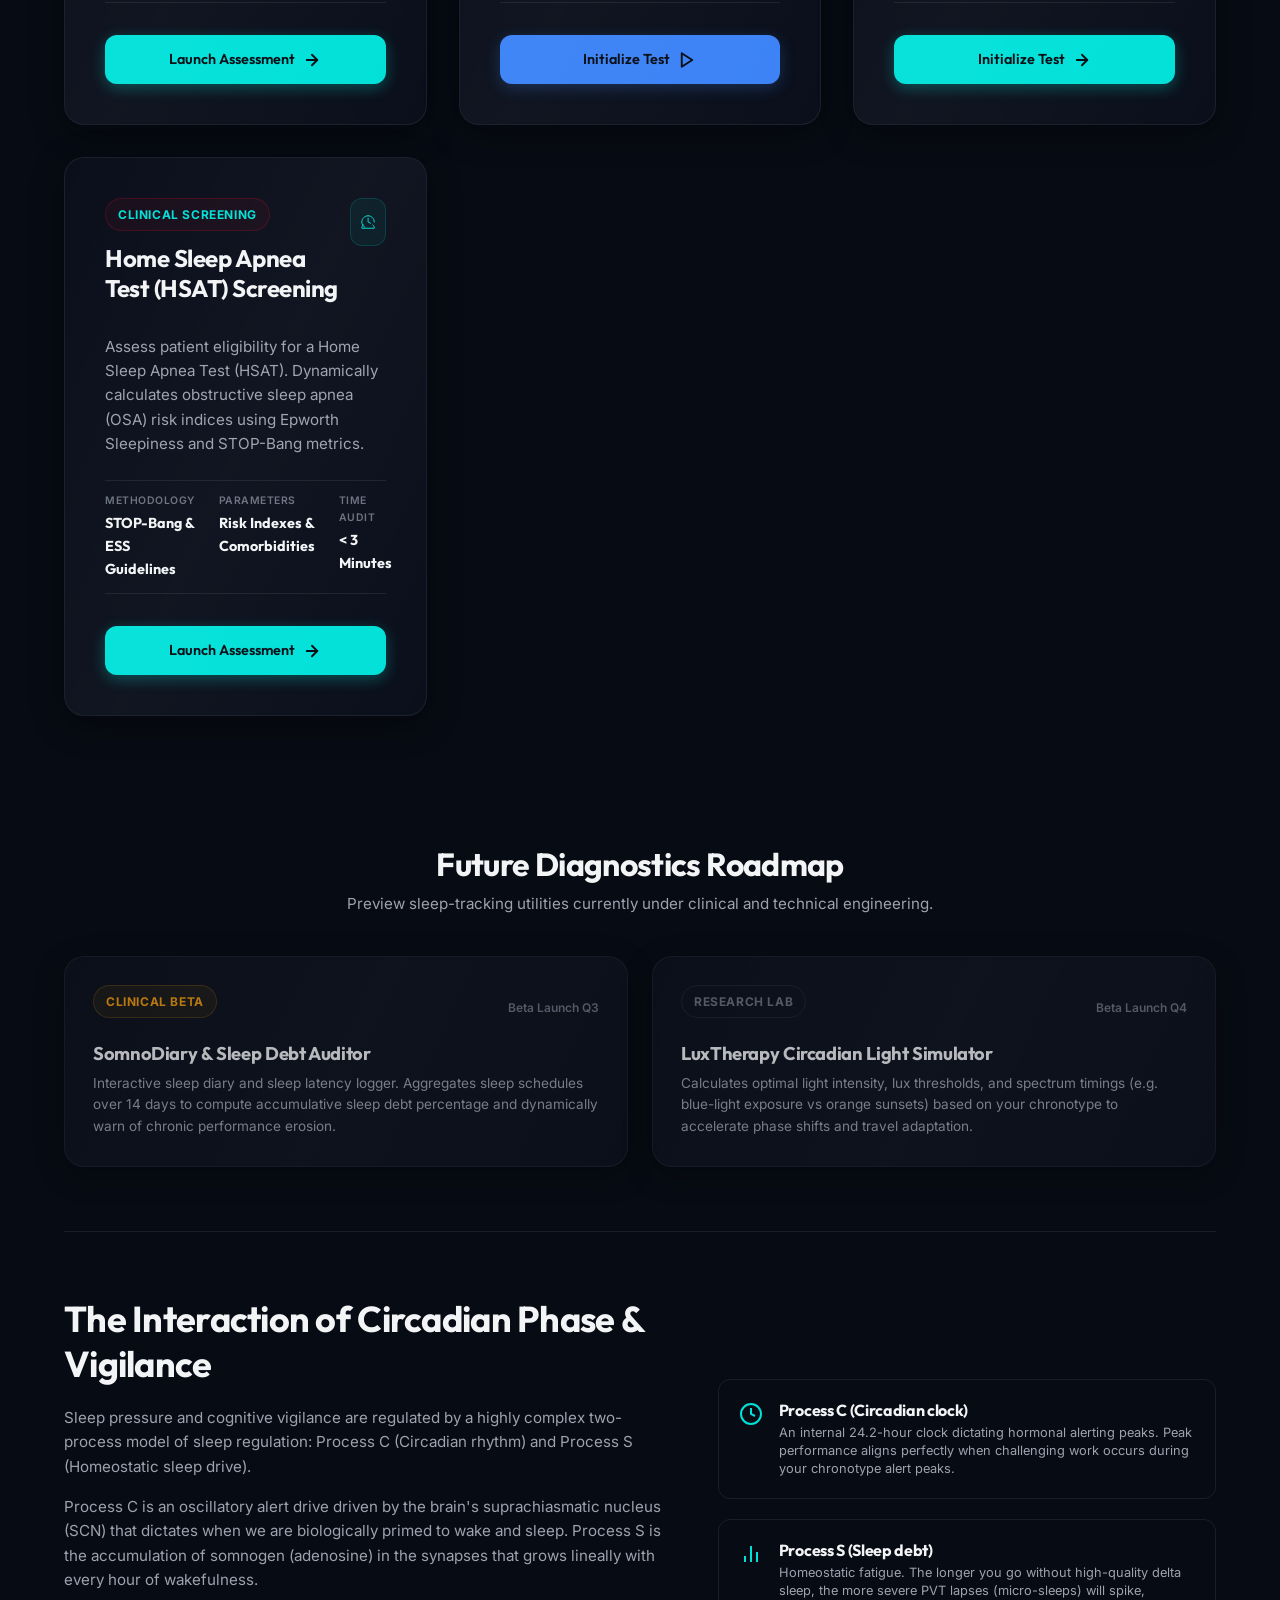
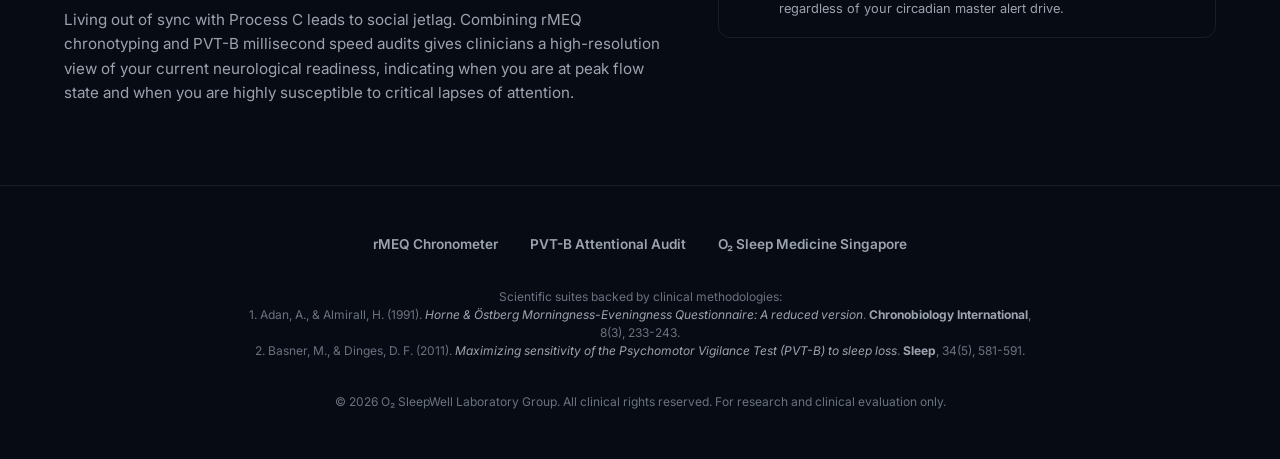
<file: sleepwell-hub/index.html>
<!DOCTYPE html>
<html lang="en" data-theme="dark">
<head>
  <meta charset="UTF-8">
  <meta name="viewport" content="width=device-width, initial-scale=1.0">
  <meta name="description" content="Welcome to the O₂ SleepWell Laboratory Clinical Hub. Launch sleep and cognitive vigilance tools, assess circadian chronotype alignment, and audit attentional fatigue.">
  <meta name="keywords" content="rMEQ, PVT-B, Sleep Science, Chronotype, Attention Vigilance, Sleep Medicine, Fatigue Audit, Cognitive Performance, Circadian Rhythm">
  <meta name="author" content="O₂ SleepWell Laboratory">
  
  <title>O₂ SleepWell Laboratory | Clinical Application Hub</title>
  
  <!-- Preconnect to Google Fonts -->
  <link rel="preconnect" href="https://fonts.googleapis.com">
  <link rel="preconnect" href="https://fonts.gstatic.com" crossorigin>
  <link href="https://fonts.googleapis.com/css2?family=Inter:wght@400;500;600;700&family=Outfit:wght@600;700;800&display=swap" rel="stylesheet">
  
  <!-- External stylesheet -->
  <link rel="stylesheet" href="styles.css">
</head>
<body id="hubBody">

  <!-- CLINICAL NAVIGATION HEADER -->
  <header class="app-header">
    <div class="container header-container">
      <a href="#" class="logo-wrapper" id="homeLogoLink">
        <img src="logo.jpg" alt="O₂ SleepWell Laboratory Logo" class="company-logo">
        <div class="brand-text">
          <span class="brand-title">O₂ SleepWell</span>
          <span class="brand-tag" id="brand-tag">Clinical Hub</span>
        </div>
      </a>
      
      <div class="header-actions">
        <!-- Dynamic Circadian Status Clock -->
        <div class="clock-widget" id="clockWidget">
          <div class="clock-dot"></div>
          <span id="headerLiveTime">09:00 PM</span>
          <span style="color: var(--text-muted); margin: 0 0.25rem;">•</span>
          <span id="headerPhaseState" style="color: var(--brand-primary);">Melatonin Arousal</span>
        </div>
        
        <!-- Language Selector Toggle -->
        <button class="lang-toggle-btn" id="langToggleBtn" aria-label="Toggle language">中文</button>
        
        <!-- Dark/Light Theme Toggle -->
        <button class="theme-toggle-btn" id="themeToggleBtn" aria-label="Toggle light/dark theme">
          <!-- Sun Icon (hidden by default in dark theme) -->
          <svg class="sun-icon hidden" viewBox="0 0 24 24">
            <circle cx="12" cy="12" r="5" />
            <path d="M12 1v2M12 21v2M4.22 4.22l1.42 1.42M18.36 18.36l1.42 1.42M1 12h2M21 12h2M4.22 19.78l1.42-1.42M18.36 5.64l1.42-1.42" stroke-linecap="round" />
          </svg>
          <!-- Moon Icon -->
          <svg class="moon-icon" viewBox="0 0 24 24">
            <path d="M21 12.79A9 9 0 1 1 11.21 3 7 7 0 0 0 21 12.79z" stroke-linecap="round" />
          </svg>
        </button>
      </div>
    </div>
  </header>

  <main class="container">
    
    <!-- HERO TITLE AREA -->
    <section class="hero-hub-section">
      <div class="hero-intro">
        <span class="badge" id="hero-badge">
          <svg width="14" height="14" viewBox="0 0 24 24" fill="none" stroke="currentColor" stroke-width="2.5" stroke-linecap="round" stroke-linejoin="round">
            <path d="M12 22c5.523 0 10-4.477 10-10S17.523 2 12 2 2 6.477 2 12s4.477 10 10 10z"/>
            <path d="M12 6v6l4 2"/>
          </svg>
          Sleep & Performance Integration
        </span>
        <h1 id="hero-title">Synchronize Your <span>Circadian Health</span></h1>
        <p id="hero-desc">Welcome to your clinical gateway. This dashboard aggregates findings from your self-assessments and cognitive performance audits to map your alertness and biological sync in real-time.</p>
      </div>

      <!-- DYNAMIC AGGREGATED CLINICAL DASHBOARD -->
      <div class="glass-panel dashboard-glass-wrapper">
        <div class="dashboard-title-bar">
          <h2 class="dashboard-title" id="dashboard-title">
            <svg viewBox="0 0 24 24" fill="none" stroke="currentColor" stroke-width="2.5" stroke-linecap="round" stroke-linejoin="round">
              <rect x="3" y="3" width="18" height="18" rx="2" ry="2"/>
              <line x1="9" y1="3" x2="9" y2="21"/>
              <line x1="15" y1="3" x2="15" y2="21"/>
              <line x1="3" y1="9" x2="21" y2="9"/>
              <line x1="3" y1="15" x2="21" y2="15"/>
            </svg>
            Aggregated Patient Analytics
          </h2>
          <span class="badge" id="dashboardActiveBadge" style="background: rgba(16, 185, 129, 0.08); border-color: rgba(16, 185, 129, 0.25); color: var(--success);">
            Data Synced
          </span>
        </div>

        <div class="dashboard-grid">
          
          <!-- Panel A: Circadian Profile Status -->
          <div class="dash-panel" id="circadianPanel">
            <div class="panel-header">
              <span class="panel-title">
                <svg viewBox="0 0 24 24" fill="none" stroke="currentColor" stroke-width="2" stroke-linecap="round" stroke-linejoin="round">
                  <path d="M12 2v2M12 20v2M4.93 4.93l1.41 1.41M17.66 17.66l1.41 1.41M2 12h2M20 12h2M6.34 17.66l-1.41 1.41M19.07 4.93l-1.41 1.41"/>
                </svg>
                Circadian Profile
              </span>
              <span class="badge" style="font-size: 0.6rem; padding: 0.2rem 0.5rem;" id="rMeqTimeLabel">rMEQ</span>
            </div>
            
            <!-- Dynamic Content or Empty State -->
            <div id="circadianPanelContent" style="display: flex; flex-direction: column; height: 100%;">
              <!-- Rendered dynamically in script.js -->
            </div>
          </div>

          <!-- Panel B: Attentional Vigilance Status -->
          <div class="dash-panel" id="vigilancePanel">
            <div class="panel-header">
              <span class="panel-title">
                <svg viewBox="0 0 24 24" fill="none" stroke="currentColor" stroke-width="2" stroke-linecap="round" stroke-linejoin="round">
                  <polygon points="12 2 15.09 8.26 22 9.27 17 14.14 18.18 21.02 12 17.77 5.82 21.02 7 14.14 2 9.27 8.91 8.26 12 2"/>
                </svg>
                Attentional Vigilance
              </span>
              <span class="badge" style="font-size: 0.6rem; padding: 0.2rem 0.5rem;" id="pvtTimeLabel">PVT-B</span>
            </div>
            
            <!-- Dynamic Content or Empty State -->
            <div id="vigilancePanelContent" style="display: flex; flex-direction: column; height: 100%;">
              <!-- Rendered dynamically in script.js -->
            </div>
          </div>

          <!-- Panel C: Cognitive Flexibility Status -->
          <div class="dash-panel" id="flexibilityPanel">
            <div class="panel-header">
              <span class="panel-title">
                <svg viewBox="0 0 24 24" fill="none" stroke="currentColor" stroke-width="2" stroke-linecap="round" stroke-linejoin="round">
                  <rect x="3" y="3" width="18" height="18" rx="2" ry="2"/>
                  <line x1="9" y1="3" x2="9" y2="21"/>
                  <line x1="15" y1="3" x2="15" y2="21"/>
                  <line x1="3" y1="9" x2="21" y2="9"/>
                  <line x1="3" y1="15" x2="21" y2="15"/>
                </svg>
                Cognitive Flexibility
              </span>
              <span class="badge" style="font-size: 0.6rem; padding: 0.2rem 0.5rem;" id="tmtTimeLabel">TMT</span>
            </div>
            
            <!-- Dynamic Content or Empty State -->
            <div id="flexibilityPanelContent" style="display: flex; flex-direction: column; height: 100%;">
              <!-- Rendered dynamically in script.js -->
            </div>
          </div>

          <!-- Panel D: Combined Diagnostics Status -->
          <div class="dash-panel" id="diagnosticsPanel">
            <div class="panel-header">
              <span class="panel-title">
                <svg viewBox="0 0 24 24" fill="none" stroke="currentColor" stroke-width="2" stroke-linecap="round" stroke-linejoin="round">
                  <path d="M22 12h-4l-3 9L9 3l-3 9H2"/>
                </svg>
                Clinical Alignment
              </span>
              <span class="badge" style="font-size: 0.6rem; padding: 0.2rem 0.5rem; background: rgba(59, 130, 246, 0.08); border-color: rgba(59, 130, 246, 0.2); color: var(--brand-secondary);">Sync Index</span>
            </div>
            
            <!-- Dynamic Content or Empty State -->
            <div id="diagnosticsPanelContent" style="display: flex; flex-direction: column; height: 100%;">
              <!-- Rendered dynamically in script.js -->
            </div>
          </div>

        </div>
      </div>
    </section>

    <!-- ACTIVE APPLICATIONS SUITE LAUNCHER -->
    <section class="suite-section" id="activeApps">
      <div class="section-header">
        <h2 id="launcher-title">Laboratory Diagnostic Applications</h2>
        <p id="launcher-desc">Launch your clinical assessment interfaces below. Data is securely collected in your browser storage.</p>
      </div>

      <div class="launcher-grid">
        
        <!-- Application 1: Circadian Quiz (rMEQ) -->
        <div class="glass-panel launcher-card rmeq-card" id="rmeqCard">
          <div class="card-top">
            <div class="card-info">
              <span class="badge">Circadian Rhythm</span>
              <h3>Morningness-Eveningness (rMEQ)</h3>
            </div>
            <svg class="card-icon" viewBox="0 0 24 24" fill="none" stroke="currentColor" stroke-width="1.5" stroke-linecap="round" stroke-linejoin="round">
              <path d="M12 2v2M12 20v2M4.93 4.93l1.41 1.41M17.66 17.66l1.41 1.41M2 12h2M20 12h2M6.34 17.66l-1.41 1.41M19.07 4.93l-1.41 1.41"/>
            </svg>
          </div>
          <p class="card-desc">Identify your biological chronotype (Morning Lark, Evening Owl, or Intermediate Bear). Learn your ideal melatonin phases, core temperature cycles, and peak performance windows to eliminate social jetlag.</p>
          
          <div class="card-specs">
            <div class="spec-item">
              <span class="spec-label">Methodology</span>
              <span class="spec-val">Adan & Almirall (1991)</span>
            </div>
            <div class="spec-item">
              <span class="spec-label">Parameters</span>
              <span class="spec-val">5 Diagnostic Items</span>
            </div>
            <div class="spec-item">
              <span class="spec-label">Time Audit</span>
              <span class="spec-val">&lt; 2 Minutes</span>
            </div>
          </div>
          
          <a href="../meq-app/index.html" class="btn btn-primary" id="launchRmeqBtn">
            Launch Assessment
            <svg width="18" height="18" viewBox="0 0 24 24" fill="none" stroke="currentColor" stroke-width="2.5" stroke-linecap="round" stroke-linejoin="round">
              <line x1="5" y1="12" x2="19" y2="12"></line>
              <polyline points="12 5 19 12 12 19"></polyline>
            </svg>
          </a>
        </div>

        <!-- Application 2: Vigilance Test (PVT-B) -->
        <div class="glass-panel launcher-card pvt-card" id="pvtCard">
          <div class="card-top">
            <div class="card-info">
              <span class="badge" style="background: rgba(59, 130, 246, 0.08); border-color: rgba(59, 130, 246, 0.25); color: var(--brand-secondary);">Neuro-Alertness</span>
              <h3>Psychomotor Vigilance Task (PVT-B)</h3>
            </div>
            <svg class="card-icon" viewBox="0 0 24 24" fill="none" stroke="currentColor" stroke-width="1.5" stroke-linecap="round" stroke-linejoin="round">
              <polygon points="12 2 15.09 8.26 22 9.27 17 14.14 18.18 21.02 12 17.77 5.82 21.02 7 14.14 2 9.27 8.91 8.26 12 2"/>
            </svg>
          </div>
          <p class="card-desc">The aerospace and clinical gold standard for auditing cognitive fatigue and sustained attention stability. Measures response latency spikes and counts micro-sleep lapses due to sleep debt.</p>
          
          <div class="card-specs">
            <div class="spec-item">
              <span class="spec-label">Methodology</span>
              <span class="spec-val">Basner & Dinges (2011)</span>
            </div>
            <div class="spec-item">
              <span class="spec-label">Parameters</span>
              <span class="spec-val">Reaction ms & Lapses</span>
            </div>
            <div class="spec-item">
              <span class="spec-label">Time Audit</span>
              <span class="spec-val">1 - 3 Min Sessions</span>
            </div>
          </div>
          
          <a href="../pvt-app/index.html" class="btn btn-primary" id="launchPvtBtn">
            Initialize Test
            <svg width="18" height="18" viewBox="0 0 24 24" fill="none" stroke="currentColor" stroke-width="2.5" stroke-linecap="round" stroke-linejoin="round">
              <polygon points="5 3 19 12 5 21 5 3"></polygon>
            </svg>
          </a>
        </div>

        <!-- Application 3: Brain Fog & Task Switching (TMT) -->
        <div class="glass-panel launcher-card tmt-card" id="tmtCard">
          <div class="card-top">
            <div class="card-info">
              <span class="badge" style="background: rgba(16, 185, 129, 0.08); border-color: rgba(16, 185, 129, 0.25); color: var(--success);">Cognitive Executive</span>
              <h3>Cognitive Flexibility (TMT-A/B)</h3>
            </div>
            <svg class="card-icon" viewBox="0 0 24 24" fill="none" stroke="currentColor" stroke-width="1.5" stroke-linecap="round" stroke-linejoin="round">
              <rect x="3" y="3" width="18" height="18" rx="2" ry="2"/>
              <line x1="9" y1="3" x2="9" y2="21"/>
              <line x1="15" y1="3" x2="15" y2="21"/>
              <line x1="3" y1="9" x2="21" y2="9"/>
              <line x1="3" y1="15" x2="21" y2="15"/>
            </svg>
          </div>
          <p class="card-desc">The clinical gold standard for auditing Obstructive Sleep Apnea (OSA) related brain fog, task-alternation latency, and set-shifting executive flexibility. Assesses your ability to alternate visual channels under pressure.</p>
          
          <div class="card-specs">
            <div class="spec-item">
              <span class="spec-label">Methodology</span>
              <span class="spec-val">Reitan TMT Norms (1958)</span>
            </div>
            <div class="spec-item">
              <span class="spec-label">Parameters</span>
              <span class="spec-val">Alternation & Error Rates</span>
            </div>
            <div class="spec-item">
              <span class="spec-label">Time Audit</span>
              <span class="spec-val">&lt; 3 Minutes</span>
            </div>
          </div>
          
          <a href="../tmt-app/index.html" class="btn btn-primary" id="launchTmtBtn">
            Initialize Test
            <svg width="18" height="18" viewBox="0 0 24 24" fill="none" stroke="currentColor" stroke-width="2.5" stroke-linecap="round" stroke-linejoin="round">
              <line x1="5" y1="12" x2="19" y2="12"></line>
              <polyline points="12 5 19 12 12 19"></polyline>
            </svg>
          </a>
        </div>

        <!-- Application 4: HSAT Screening (o2-hsat-screening) -->
        <div class="glass-panel launcher-card hsat-card" id="hsatCard">
          <div class="card-top">
            <div class="card-info">
              <span class="badge" style="background: rgba(200, 16, 46, 0.08); border-color: rgba(200, 16, 46, 0.25); color: var(--brand-primary);" id="hsat-badge">Clinical Screening</span>
              <h3 id="hsat-title">Home Sleep Apnea Test (HSAT) Screening</h3>
            </div>
            <svg class="card-icon" viewBox="0 0 24 24" fill="none" stroke="var(--brand-primary)" stroke-width="1.5" stroke-linecap="round" stroke-linejoin="round">
              <path d="M4.5 16.5c-1.5 1.26-2.5 3.19-2.5 5.5h20c0-2.31-1-4.24-2.5-5.5"/>
              <path d="M12 2C6.5 2 2 6.5 2 12c0 3.58 1.9 6.72 4.75 8.5"/>
              <path d="M22 12c0-5.5-4.5-10-10-10"/>
              <polyline points="12 6 12 12 16 14"/>
            </svg>
          </div>
          <p class="card-desc" id="hsat-desc">Assess patient eligibility for a Home Sleep Apnea Test (HSAT). Dynamically calculates obstructive sleep apnea (OSA) risk indices using Epworth Sleepiness and STOP-Bang metrics.</p>
          
          <div class="card-specs">
            <div class="spec-item">
              <span class="spec-label" id="hsat-spec-meth">Methodology</span>
              <span class="spec-val">STOP-Bang & ESS Guidelines</span>
            </div>
            <div class="spec-item">
              <span class="spec-label" id="hsat-spec-param">Parameters</span>
              <span class="spec-val">Risk Indexes & Comorbidities</span>
            </div>
            <div class="spec-item">
              <span class="spec-label" id="hsat-spec-time">Time Audit</span>
              <span class="spec-val">&lt; 3 Minutes</span>
            </div>
          </div>
          
          <a href="../hsat-app/index.html" class="btn btn-primary" id="launchHsatBtn">
            <span id="launchHsatText">Launch Assessment</span>
            <svg width="18" height="18" viewBox="0 0 24 24" fill="none" stroke="currentColor" stroke-width="2.5" stroke-linecap="round" stroke-linejoin="round">
              <line x1="5" y1="12" x2="19" y2="12"></line>
              <polyline points="12 5 19 12 12 19"></polyline>
            </svg>
          </a>
        </div>

      </div>
    </section>

    <!-- FUTURE APPLICATION ROADMAP PIPELINE -->
    <section class="roadmap-section">
      <div class="section-header">
        <h2 id="roadmap-title">Future Diagnostics Roadmap</h2>
        <p id="roadmap-desc">Preview sleep-tracking utilities currently under clinical and technical engineering.</p>
      </div>

      <div class="roadmap-grid">
        
        <!-- Future App 1: SomnoDiary -->
        <div class="glass-panel roadmap-card">
          <div class="roadmap-header">
            <span class="badge roadmap-badge beta" id="roadmap-app1-badge">Clinical Beta</span>
            <span style="font-size: 0.75rem; color: var(--text-muted); font-weight: 600;" id="roadmap-app1-date">Beta Launch Q3</span>
          </div>
          <h3 class="roadmap-title" style="margin-bottom: 0.5rem;" id="roadmap-app1-title">SomnoDiary & Sleep Debt Auditor</h3>
          <p style="font-size: 0.85rem;" id="roadmap-app1-desc">Interactive sleep diary and sleep latency logger. Aggregates sleep schedules over 14 days to compute accumulative sleep debt percentage and dynamically warn of chronic performance erosion.</p>
        </div>

        <!-- Future App 2: LuxTherapy -->
        <div class="glass-panel roadmap-card">
          <div class="roadmap-header">
            <span class="badge roadmap-badge" id="roadmap-app2-badge">Research Lab</span>
            <span style="font-size: 0.75rem; color: var(--text-muted); font-weight: 600;" id="roadmap-app2-date">Beta Launch Q4</span>
          </div>
          <h3 class="roadmap-title" style="margin-bottom: 0.5rem;" id="roadmap-app2-title">LuxTherapy Circadian Light Simulator</h3>
          <p style="font-size: 0.85rem;" id="roadmap-app2-desc">Calculates optimal light intensity, lux thresholds, and spectrum timings (e.g. blue-light exposure vs orange sunsets) based on your chronotype to accelerate phase shifts and travel adaptation.</p>
        </div>

      </div>
    </section>

    <!-- SCIENCE & CLINICAL RATIONALE HUB -->
    <section class="science-section">
      <div class="science-grid">
        <div class="science-content">
          <h2 id="science-title">The Interaction of Circadian Phase & Vigilance</h2>
          <p id="science-p1">Sleep pressure and cognitive vigilance are regulated by a highly complex two-process model of sleep regulation: <strong>Process C (Circadian rhythm)</strong> and <strong>Process S (Homeostatic sleep drive)</strong>.</p>
          <p id="science-p2"><strong>Process C</strong> is an oscillatory alert drive driven by the brain's suprachiasmatic nucleus (SCN) that dictates when we are biologically primed to wake and sleep. <strong>Process S</strong> is the accumulation of somnogen (adenosine) in the synapses that grows lineally with every hour of wakefulness.</p>
          <p id="science-p3">Living out of sync with Process C leads to <em>social jetlag</em>. Combining rMEQ chronotyping and PVT-B millisecond speed audits gives clinicians a high-resolution view of your current neurological readiness, indicating when you are at peak flow state and when you are highly susceptible to critical lapses of attention.</p>
        </div>
        
        <div class="science-infographic">
          <div class="info-item">
            <svg viewBox="0 0 24 24" fill="none" stroke="currentColor" stroke-width="2">
              <path d="M12 22c5.523 0 10-4.477 10-10S17.523 2 12 2 2 6.477 2 12s4.477 10 10 10z"/>
              <path d="M12 6v6l4 2"/>
            </svg>
            <div>
              <h4>Process C (Circadian clock)</h4>
              <p>An internal 24.2-hour clock dictating hormonal alerting peaks. Peak performance aligns perfectly when challenging work occurs during your chronotype alert peaks.</p>
            </div>
          </div>
          
          <div class="info-item">
            <svg viewBox="0 0 24 24" fill="none" stroke="currentColor" stroke-width="2">
              <line x1="18" y1="20" x2="18" y2="10"/>
              <line x1="12" y1="20" x2="12" y2="4"/>
              <line x1="6" y1="20" x2="6" y2="14"/>
            </svg>
            <div>
              <h4>Process S (Sleep debt)</h4>
              <p>Homeostatic fatigue. The longer you go without high-quality delta sleep, the more severe PVT lapses (micro-sleeps) will spike, regardless of your circadian alert drive.</p>
            </div>
          </div>
        </div>
      </div>
    </section>

  </main>

  <!-- CLINICAL FOOTER -->
  <footer class="app-footer">
    <div class="container footer-layout">
      <nav class="footer-nav">
        <a href="../meq-app/index.html">rMEQ Chronometer</a>
        <a href="../pvt-app/index.html">PVT-B Attentional Audit</a>
        <a href="https://o2healthcaregroup.com/respiratory/sleep-medicine-in-singapore/" target="_blank" rel="noopener">O₂ Sleep Medicine Singapore</a>
      </nav>
      
      <p class="footer-citation">
        Scientific suites backed by clinical methodologies: <br>
        1. Adan, A., & Almirall, H. (1991). <em>Horne & Östberg Morningness-Eveningness Questionnaire: A reduced version</em>. <strong>Chronobiology International</strong>, 8(3), 233-243. <br>
        2. Basner, M., & Dinges, D. F. (2011). <em>Maximizing sensitivity of the Psychomotor Vigilance Test (PVT-B) to sleep loss</em>. <strong>Sleep</strong>, 34(5), 581-591.
      </p>
      
      <p class="footer-copyright">
        © 2026 O₂ SleepWell Laboratory Group. All clinical rights reserved. For research and clinical evaluation only.
      </p>
    </div>
  </footer>

  <!-- Core JavaScript File -->
  <script src="script.js"></script>
</body>
</html>
</file>
<file: meq-app/styles.css>
/* CSS Design System for Morningness-Eveningness Questionnaire (MEQ) */
@import url('https://fonts.googleapis.com/css2?family=Outfit:wght@300;400;500;600;700&family=Plus+Jakarta+Sans:wght@300;400;500;600;700&display=swap');

:root {
  /* HSL Color Tokens - Dark Mode Core (Default) */
  --bg-base-h: 228;
  --bg-base-s: 33%;
  --bg-base-l: 8%;
  
  --bg-gradient: linear-gradient(135deg, hsl(228, 33%, 8%), hsl(255, 36%, 11%));
  --card-bg: hsla(228, 30%, 13%, 0.6);
  --card-border: hsla(228, 20%, 25%, 0.25);
  --card-shadow: 0 16px 36px -8px rgba(0, 0, 0, 0.5), 0 0 1px 1px hsla(0, 0%, 100%, 0.05) inset;
  
  --text-primary: hsl(228, 20%, 96%);
  --text-secondary: hsl(228, 12%, 75%);
  --text-muted: hsl(228, 10%, 55%);
  
  /* Chronotype Theme Accents */
  --accent-morning: hsl(18, 96%, 60%);    /* Solar Amber / Sunrise */
  --accent-morning-rgb: 244, 107, 63;
  --accent-evening: hsl(265, 88%, 68%);   /* Twilight Violet / Deep Night */
  --accent-evening-rgb: 167, 102, 255;
  --accent-bear: hsl(160, 84%, 48%);      /* Emerald Teal / Solar Peak */
  --accent-bear-rgb: 20, 224, 152;
  
  --brand-primary-h: 352;
  --brand-primary-s: 85%;
  --brand-primary-l: 45%;

  --brand-primary: hsl(var(--brand-primary-h), var(--brand-primary-s), var(--brand-primary-l));
  --brand-primary-rgb: 200, 16, 46;
  --brand-secondary: hsl(var(--brand-primary-h), 80%, 35%);
  --brand-hover: hsl(var(--brand-primary-h), 90%, 54%);
  --brand-glow: rgba(var(--brand-primary-rgb), 0.25);
  
  --success: hsl(142, 72%, 45%);
  --danger: hsl(350, 84%, 60%);
  
  /* Structural Tokens */
  --border-radius-lg: 24px;
  --border-radius-md: 16px;
  --border-radius-sm: 8px;
  --transition-bezier: all 0.5s cubic-bezier(0.16, 1, 0.3, 1);
  --transition-fast: all 0.2s ease;
  --max-width: 1100px;
}

/* Light Theme Variables */
[data-theme="light"] {
  --bg-base-h: 220;
  --bg-base-s: 20%;
  --bg-base-l: 96%;
  
  --bg-gradient: linear-gradient(135deg, hsl(220, 20%, 96%), hsl(220, 20%, 92%));
  --card-bg: hsla(220, 20%, 100%, 0.8);
  --card-border: hsla(220, 15%, 80%, 0.4);
  --card-shadow: 0 16px 36px -12px rgba(100, 110, 140, 0.15), 0 0 1px 1px hsla(0, 0%, 100%, 0.9) inset;
  
  --text-primary: hsl(220, 30%, 15%);
  --text-secondary: hsl(220, 15%, 40%);
  --text-muted: hsl(220, 10%, 60%);
  
  --brand-glow: rgba(var(--brand-primary-rgb), 0.12);
  --card-shadow-inset: hsla(0, 0%, 100%, 0.6) inset;
}

/* Global Reset & Base */
*, *::before, *::after {
  box-sizing: border-box;
  margin: 0;
  padding: 0;
}

html {
  scroll-behavior: smooth;
  font-family: 'Plus Jakarta Sans', sans-serif;
  color: var(--text-primary);
  background-color: hsl(var(--bg-base-h), var(--bg-base-s), var(--bg-base-l));
  font-size: 16px;
  -webkit-font-smoothing: antialiased;
}

body {
  min-height: 100vh;
  background: var(--bg-gradient);
  background-attachment: fixed;
  display: flex;
  flex-direction: column;
  overflow-x: hidden;
}

h1, h2, h3, h4 {
  font-family: 'Outfit', sans-serif;
  font-weight: 700;
  letter-spacing: -0.02em;
  line-height: 1.15;
}

p {
  line-height: 1.6;
  color: var(--text-secondary);
}

a {
  color: var(--brand-primary);
  text-decoration: none;
  transition: var(--transition-fast);
}

a:hover {
  color: var(--brand-hover);
}

/* Base Layout Wrapper */
.app-container {
  flex: 1;
  width: 100%;
  max-width: var(--max-width);
  margin: 0 auto;
  padding: 1.5rem;
  display: flex;
  flex-direction: column;
  gap: 2.5rem;
}

/* Premium Navigation Header */
.app-header {
  display: flex;
  justify-content: space-between;
  align-items: center;
  padding: 1rem 0;
  border-bottom: 1px solid var(--card-border);
}

.logo-wrapper {
  display: flex;
  align-items: center;
  gap: 0.85rem;
  cursor: pointer;
  text-decoration: none;
}

.company-logo {
  width: 280px;
  max-width: 100%;
  height: auto;
  display: block;
  border-radius: var(--border-radius-sm);
  background-color: #ffffff;
  padding: 8px 14px;
  box-shadow: 0 4px 12px rgba(0, 0, 0, 0.15);
  transition: var(--transition-bezier);
}

@media (max-width: 480px) {
  .company-logo {
    width: 200px;
    padding: 6px 10px;
  }
}

.logo-wrapper:hover .company-logo {
  transform: translateY(-2px) scale(1.02);
  box-shadow: 0 8px 20px rgba(0, 0, 0, 0.25);
}

.theme-toggle-btn {
  background: var(--card-bg);
  border: 1px solid var(--card-border);
  width: 42px;
  height: 42px;
  border-radius: 12px;
  cursor: pointer;
  display: flex;
  align-items: center;
  justify-content: center;
  color: var(--text-primary);
  box-shadow: var(--card-shadow);
  transition: var(--transition-bezier);
}

.theme-toggle-btn:hover {
  transform: translateY(-2px);
  border-color: var(--brand-primary);
  box-shadow: 0 0 12px var(--brand-glow);
}

.theme-toggle-btn svg {
  width: 20px;
  height: 20px;
  fill: none;
  stroke: currentColor;
  stroke-width: 2;
  transition: transform 0.6s cubic-bezier(0.34, 1.56, 0.64, 1);
}

.theme-toggle-btn:hover svg {
  transform: rotate(30deg);
}

.header-actions {
  display: flex;
  align-items: center;
  gap: 1rem;
}

.lang-toggle-btn {
  font-family: 'Outfit', sans-serif;
  font-size: 0.85rem;
  font-weight: 700;
  color: var(--text-secondary);
  background: var(--card-bg);
  padding: 0.5rem 1rem;
  border-radius: 12px;
  border: 1px solid var(--card-border);
  cursor: pointer;
  box-shadow: var(--card-shadow);
  transition: var(--transition-bezier);
}

.lang-toggle-btn:hover {
  color: var(--brand-primary);
  border-color: var(--brand-primary);
  transform: translateY(-2px);
  box-shadow: 0 0 12px var(--brand-glow);
}

/* Glassmorphic Base Cards */
.glass-card {
  background: var(--card-bg);
  border: 1px solid var(--card-border);
  border-radius: var(--border-radius-lg);
  box-shadow: var(--card-shadow);
  padding: 2.5rem;
  backdrop-filter: blur(20px);
  -webkit-backdrop-filter: blur(20px);
  transition: var(--transition-bezier);
  position: relative;
  overflow: hidden;
}

/* Hero Screen styling */
.hero-section {
  display: grid;
  grid-template-columns: 1.1fr 0.9fr;
  gap: 3rem;
  align-items: center;
  min-height: calc(80vh - 120px);
}

.hero-content {
  display: flex;
  flex-direction: column;
  gap: 1.5rem;
}

.badge {
  display: inline-flex;
  align-items: center;
  gap: 0.5rem;
  background: hsla(var(--brand-primary-h), var(--brand-primary-s), var(--brand-primary-l), 0.1);
  border: 1px solid hsla(var(--brand-primary-h), var(--brand-primary-s), var(--brand-primary-l), 0.2);
  color: var(--brand-primary);
  font-family: 'Outfit', sans-serif;
  font-size: 0.85rem;
  font-weight: 600;
  padding: 0.4rem 1rem;
  border-radius: 100px;
  align-self: flex-start;
  letter-spacing: 0.05em;
  text-transform: uppercase;
}

.hero-title {
  font-size: 3.2rem;
  line-height: 1.08;
  background: linear-gradient(135deg, var(--text-primary) 30%, var(--text-secondary));
  -webkit-background-clip: text;
  -webkit-text-fill-color: transparent;
}

.hero-title span {
  background: linear-gradient(135deg, var(--accent-morning) 20%, var(--brand-secondary) 50%, var(--accent-evening));
  -webkit-background-clip: text;
  -webkit-text-fill-color: transparent;
  display: block;
}

.hero-description {
  font-size: 1.15rem;
  max-width: 540px;
}

.btn-group {
  display: flex;
  gap: 1rem;
  margin-top: 1rem;
  flex-wrap: wrap;
}

.primary-btn {
  background: linear-gradient(135deg, var(--brand-primary), var(--brand-secondary));
  color: hsl(228, 33%, 8%);
  font-family: 'Outfit', sans-serif;
  font-weight: 600;
  font-size: 1.05rem;
  padding: 1rem 2.2rem;
  border: none;
  border-radius: var(--border-radius-md);
  cursor: pointer;
  display: flex;
  align-items: center;
  gap: 0.75rem;
  box-shadow: 0 8px 24px var(--brand-glow);
  transition: var(--transition-bezier);
  position: relative;
  overflow: hidden;
}

.primary-btn::before {
  content: '';
  position: absolute;
  top: 0;
  left: -50%;
  width: 200%;
  height: 100%;
  background: linear-gradient(90deg, transparent, rgba(255, 255, 255, 0.25), transparent);
  transform: skewX(-20deg);
  transition: 0.75s ease;
}

.primary-btn:hover {
  transform: translateY(-3px);
  box-shadow: 0 12px 32px rgba(var(--brand-primary-rgb), 0.4);
}

.primary-btn:hover::before {
  left: 100%;
}

.secondary-btn {
  background: var(--card-bg);
  border: 1px solid var(--card-border);
  color: var(--text-primary);
  font-family: 'Outfit', sans-serif;
  font-weight: 600;
  font-size: 1.05rem;
  padding: 1rem 2.2rem;
  border-radius: var(--border-radius-md);
  cursor: pointer;
  display: flex;
  align-items: center;
  gap: 0.75rem;
  box-shadow: var(--card-shadow);
  transition: var(--transition-bezier);
}

.secondary-btn:hover {
  transform: translateY(-3px);
  border-color: var(--text-secondary);
}

/* Hero Decorative Clock Canvas Art */
.hero-visual {
  display: flex;
  justify-content: center;
  align-items: center;
  position: relative;
}

.visual-clock-ring {
  width: 320px;
  height: 320px;
  border-radius: 50%;
  border: 2px dashed var(--card-border);
  display: flex;
  align-items: center;
  justify-content: center;
  position: relative;
  animation: rotateClock 120s linear infinite;
}

.visual-clock-glowing-dots {
  position: absolute;
  width: 260px;
  height: 260px;
  border-radius: 50%;
  background: radial-gradient(circle, transparent 50%, var(--brand-glow) 100%);
  display: flex;
  align-items: center;
  justify-content: center;
}

.clock-center-art {
  width: 200px;
  height: 200px;
  border-radius: 50%;
  background: var(--card-bg);
  border: 1px solid var(--card-border);
  display: flex;
  flex-direction: column;
  align-items: center;
  justify-content: center;
  box-shadow: var(--card-shadow);
  position: relative;
  z-index: 5;
  animation: floatClock 6s ease-in-out infinite;
}

.clock-center-art svg {
  width: 60px;
  height: 60px;
  filter: drop-shadow(0 0 8px rgba(244, 107, 63, 0.4));
}

.clock-time-indicator {
  font-family: 'Outfit', sans-serif;
  font-size: 1.1rem;
  font-weight: 600;
  margin-top: 0.5rem;
  letter-spacing: 0.05em;
  color: var(--accent-morning);
}

.clock-badge {
  background: hsla(265, 88%, 68%, 0.15);
  border: 1px solid hsla(265, 88%, 68%, 0.25);
  color: var(--accent-evening);
  font-size: 0.75rem;
  font-weight: 600;
  padding: 0.2rem 0.6rem;
  border-radius: 100px;
  margin-top: 0.25rem;
  text-transform: uppercase;
}

/* Quiz Screen styling */
.quiz-section {
  max-width: 720px;
  margin: 0 auto;
  width: 100%;
}

.quiz-header {
  display: flex;
  justify-content: space-between;
  align-items: center;
  margin-bottom: 2rem;
}

.quiz-steps-counter {
  font-family: 'Outfit', sans-serif;
  font-weight: 600;
  font-size: 1.1rem;
  color: var(--brand-primary);
}

.quiz-steps-counter span {
  color: var(--text-muted);
  font-size: 0.9rem;
  font-weight: 400;
}

.progress-bar-bg {
  flex: 1;
  height: 6px;
  background: hsla(0, 0%, 100%, 0.06);
  border-radius: 100px;
  margin: 0 1.5rem;
  overflow: hidden;
  position: relative;
}

.progress-bar-fill {
  height: 100%;
  width: 0%;
  background: linear-gradient(90deg, var(--brand-primary), var(--brand-secondary));
  border-radius: 100px;
  transition: width 0.4s cubic-bezier(0.16, 1, 0.3, 1);
  box-shadow: 0 0 10px rgba(var(--brand-primary-rgb), 0.5);
}

.quit-quiz-btn {
  background: transparent;
  border: none;
  color: var(--text-muted);
  font-size: 0.9rem;
  cursor: pointer;
  transition: var(--transition-fast);
}

.quit-quiz-btn:hover {
  color: var(--danger);
}

/* Quiz Card Animations */
.question-container {
  display: flex;
  flex-direction: column;
  gap: 1.75rem;
}

.question-text {
  font-size: 1.6rem;
  font-weight: 600;
  line-height: 1.35;
}

.options-list {
  display: flex;
  flex-direction: column;
  gap: 1rem;
}

.option-item {
  background: hsla(var(--bg-base-h), var(--bg-base-s), 20%, 0.15);
  border: 1px solid var(--card-border);
  padding: 1.25rem 1.75rem;
  border-radius: var(--border-radius-md);
  cursor: pointer;
  display: flex;
  align-items: center;
  justify-content: space-between;
  transition: var(--transition-bezier);
}

.option-item:hover {
  background: hsla(var(--bg-base-h), var(--bg-base-s), 20%, 0.35);
  border-color: hsla(var(--bg-base-h), var(--bg-base-s), 60%, 0.3);
  transform: translateX(4px);
}

.option-item.selected {
  background: hsla(var(--brand-primary-h), var(--brand-primary-s), var(--brand-primary-l), 0.08);
  border-color: var(--brand-primary);
  box-shadow: 0 0 16px var(--brand-glow), 0 0 1px 1px var(--brand-primary) inset;
}

.option-label {
  font-size: 1.05rem;
  font-weight: 500;
  color: var(--text-primary);
  flex: 1;
  padding-right: 1.5rem;
}

.option-check {
  width: 22px;
  height: 22px;
  border-radius: 50%;
  border: 2px solid var(--card-border);
  display: flex;
  align-items: center;
  justify-content: center;
  transition: var(--transition-fast);
  background: transparent;
  flex-shrink: 0;
}

.option-item:hover .option-check {
  border-color: var(--text-secondary);
}

.option-item.selected .option-check {
  border-color: var(--brand-primary);
  background: var(--brand-primary);
}

.option-check svg {
  width: 12px;
  height: 12px;
  fill: none;
  stroke: hsl(228, 33%, 8%);
  stroke-width: 3.5;
  stroke-linecap: round;
  stroke-linejoin: round;
  opacity: 0;
  transform: scale(0.6);
  transition: var(--transition-fast);
}

.option-item.selected .option-check svg {
  opacity: 1;
  transform: scale(1);
}

.quiz-footer {
  display: flex;
  justify-content: space-between;
  margin-top: 2rem;
  align-items: center;
}

/* Dashboard / Results styling */
.dashboard-section {
  display: flex;
  flex-direction: column;
  gap: 2rem;
  opacity: 1;
  animation: fadeIn 0.8s var(--transition-bezier);
}

.results-header-card {
  display: grid;
  grid-template-columns: 1.2fr 0.8fr;
  gap: 3rem;
  align-items: center;
}

.chronotype-result-info {
  display: flex;
  flex-direction: column;
  gap: 1.25rem;
}

.results-badge {
  background: hsla(244, 100%, 50%, 0.1);
  border: 1px solid hsla(244, 100%, 50%, 0.2);
  align-self: flex-start;
}

.chronotype-title {
  font-size: 2.8rem;
  background: linear-gradient(135deg, var(--text-primary), var(--text-muted));
  -webkit-background-clip: text;
  -webkit-text-fill-color: transparent;
}

.chronotype-title span {
  display: inline-block;
  background: linear-gradient(135deg, var(--brand-primary), var(--brand-secondary));
  -webkit-background-clip: text;
  -webkit-text-fill-color: transparent;
}

.chronotype-score-card {
  display: flex;
  align-items: baseline;
  gap: 0.5rem;
  font-family: 'Outfit', sans-serif;
  margin-top: 0.25rem;
}

.chronotype-score-value {
  font-size: 3rem;
  font-weight: 800;
  line-height: 1;
  background: linear-gradient(135deg, var(--text-primary), var(--text-secondary));
  -webkit-background-clip: text;
  -webkit-text-fill-color: transparent;
}

.chronotype-score-max {
  font-size: 1.2rem;
  color: var(--text-muted);
}

.chronotype-description {
  font-size: 1.05rem;
  line-height: 1.65;
}

.chronotype-visual-illustration {
  display: flex;
  justify-content: center;
  align-items: center;
}

/* Beautiful dynamic chronotype illustrations */
.illustration-card {
  width: 240px;
  height: 240px;
  border-radius: 36px;
  position: relative;
  display: flex;
  align-items: center;
  justify-content: center;
  overflow: hidden;
  box-shadow: var(--card-shadow);
  border: 1px solid var(--card-border);
}

.illustration-card::before {
  content: '';
  position: absolute;
  inset: 0;
  background: radial-gradient(circle at center, rgba(var(--accent-rgb), 0.25) 0%, transparent 70%);
  z-index: 1;
}

.illustration-icon-wrapper {
  z-index: 2;
  position: relative;
  display: flex;
  flex-direction: column;
  align-items: center;
  gap: 1rem;
}

.illustration-card svg {
  width: 100px;
  height: 100px;
  filter: drop-shadow(0 0 15px rgba(var(--accent-rgb), 0.5));
}

.illustration-label {
  font-family: 'Outfit', sans-serif;
  font-size: 1.2rem;
  font-weight: 700;
  letter-spacing: 0.05em;
  text-transform: uppercase;
  color: var(--accent-color);
}

/* Dashboard Grid */
.dashboard-grid {
  display: grid;
  grid-template-columns: 1.2fr 0.8fr;
  gap: 2rem;
}

/* Interactive Sleep Timeline */
.sleep-schedule-card {
  display: flex;
  flex-direction: column;
  gap: 1.5rem;
}

.schedule-header {
  display: flex;
  justify-content: space-between;
  align-items: center;
}

.card-title-icon {
  display: flex;
  align-items: center;
  gap: 0.75rem;
}

.card-title-icon svg {
  width: 24px;
  height: 24px;
  color: var(--brand-primary);
}

.card-title-icon h3 {
  font-size: 1.4rem;
  font-weight: 600;
}

.schedule-time-blocks {
  display: grid;
  grid-template-columns: 1fr 1fr;
  gap: 1.25rem;
}

.time-block {
  background: hsla(var(--bg-base-h), var(--bg-base-s), 20%, 0.12);
  border: 1px solid var(--card-border);
  padding: 1.25rem;
  border-radius: var(--border-radius-md);
  display: flex;
  align-items: center;
  gap: 1.25rem;
  transition: var(--transition-fast);
}

.time-block:hover {
  background: hsla(var(--bg-base-h), var(--bg-base-s), 20%, 0.2);
  border-color: var(--brand-primary);
}

.time-block-icon {
  width: 48px;
  height: 48px;
  border-radius: 12px;
  display: flex;
  align-items: center;
  justify-content: center;
  flex-shrink: 0;
}

.time-block.sleep .time-block-icon {
  background: hsla(265, 88%, 68%, 0.15);
  color: var(--accent-evening);
}

.time-block.wake .time-block-icon {
  background: hsla(18, 96%, 60%, 0.15);
  color: var(--accent-morning);
}

.time-block-icon svg {
  width: 24px;
  height: 24px;
}

.time-block-info {
  display: flex;
  flex-direction: column;
}

.time-block-label {
  font-size: 0.85rem;
  font-weight: 600;
  text-transform: uppercase;
  color: var(--text-muted);
  letter-spacing: 0.05em;
}

.time-block-value {
  font-family: 'Outfit', sans-serif;
  font-size: 1.5rem;
  font-weight: 700;
  margin-top: 0.1rem;
}

/* Circadian Rhythm Graph */
.circadian-visualizer-container {
  display: flex;
  flex-direction: column;
  gap: 1.25rem;
  height: 100%;
}

.visualizer-chart-wrapper {
  flex: 1;
  background: hsla(var(--bg-base-h), var(--bg-base-s), 20%, 0.1);
  border: 1px solid var(--card-border);
  border-radius: var(--border-radius-md);
  padding: 1rem;
  display: flex;
  align-items: center;
  justify-content: center;
  position: relative;
  min-height: 260px;
}

.visualizer-chart-wrapper svg {
  width: 100%;
  height: 100%;
}

.chart-marker-now {
  stroke-dasharray: 4;
}

/* Cognitive Performance Windows styling */
.performance-timings-card {
  display: flex;
  flex-direction: column;
  gap: 1.5rem;
}

.recommendations-list {
  display: flex;
  flex-direction: column;
  gap: 1rem;
}

.recommendation-item {
  border-left: 3px solid var(--accent-color);
  padding-left: 1.25rem;
  display: flex;
  flex-direction: column;
  gap: 0.25rem;
}

.recommendation-heading {
  display: flex;
  justify-content: space-between;
  align-items: center;
}

.recommendation-title {
  font-family: 'Outfit', sans-serif;
  font-weight: 600;
  font-size: 1.1rem;
  color: var(--text-primary);
}

.recommendation-time {
  font-family: 'Outfit', sans-serif;
  font-weight: 600;
  font-size: 0.95rem;
  background: hsla(var(--bg-base-h), var(--bg-base-s), 20%, 0.25);
  padding: 0.25rem 0.75rem;
  border-radius: 100px;
  color: var(--accent-color);
}

.recommendation-desc {
  font-size: 0.95rem;
  line-height: 1.5;
  color: var(--text-secondary);
}

/* History Log Section */
.history-section {
  display: flex;
  flex-direction: column;
  gap: 1.5rem;
}

.history-header {
  display: flex;
  justify-content: space-between;
  align-items: center;
}

.clear-history-btn {
  background: transparent;
  border: 1px solid var(--card-border);
  color: var(--text-secondary);
  font-family: 'Outfit', sans-serif;
  font-size: 0.85rem;
  font-weight: 500;
  padding: 0.5rem 1rem;
  border-radius: 10px;
  cursor: pointer;
  transition: var(--transition-fast);
}

.clear-history-btn:hover {
  background: hsla(350, 84%, 60%, 0.1);
  color: var(--danger);
  border-color: hsla(350, 84%, 60%, 0.2);
}

.history-list {
  display: flex;
  flex-direction: column;
  gap: 1rem;
  max-height: 350px;
  overflow-y: auto;
  padding-right: 0.5rem;
}

/* Custom Scrollbar for list container */
.history-list::-webkit-scrollbar {
  width: 6px;
}
.history-list::-webkit-scrollbar-track {
  background: transparent;
}
.history-list::-webkit-scrollbar-thumb {
  background: var(--card-border);
  border-radius: 10px;
}
.history-list::-webkit-scrollbar-thumb:hover {
  background: var(--text-muted);
}

.history-item {
  background: hsla(var(--bg-base-h), var(--bg-base-s), 20%, 0.1);
  border: 1px solid var(--card-border);
  padding: 1.25rem;
  border-radius: var(--border-radius-md);
  display: flex;
  justify-content: space-between;
  align-items: center;
  transition: var(--transition-fast);
}

.history-item:hover {
  background: hsla(var(--bg-base-h), var(--bg-base-s), 20%, 0.18);
  border-color: var(--brand-primary);
  transform: translateY(-2px);
}

.history-meta {
  display: flex;
  flex-direction: column;
  gap: 0.25rem;
}

.history-date {
  font-size: 0.85rem;
  color: var(--text-muted);
  font-weight: 500;
}

.history-chronotype {
  font-family: 'Outfit', sans-serif;
  font-size: 1.15rem;
  font-weight: 600;
  color: var(--accent-color);
}

.history-score-display {
  display: flex;
  flex-direction: column;
  align-items: flex-end;
  gap: 0.25rem;
}

.history-score {
  font-family: 'Outfit', sans-serif;
  font-size: 1.3rem;
  font-weight: 700;
}

.history-score span {
  font-size: 0.9rem;
  color: var(--text-muted);
  font-weight: 400;
}

.empty-history-state {
  text-align: center;
  padding: 3rem 0;
  display: flex;
  flex-direction: column;
  align-items: center;
  gap: 1rem;
}

.empty-history-state svg {
  width: 48px;
  height: 48px;
  color: var(--text-muted);
}

.empty-history-state p {
  font-size: 1rem;
  color: var(--text-muted);
}

/* Resources & Educational Grid */
.educational-section {
  display: flex;
  flex-direction: column;
  gap: 1.5rem;
}

.educational-grid {
  display: grid;
  grid-template-columns: repeat(auto-fit, minmax(300px, 1fr));
  gap: 1.5rem;
}

.educational-card {
  background: hsla(var(--bg-base-h), var(--bg-base-s), 20%, 0.1);
  border: 1px solid var(--card-border);
  padding: 2rem;
  border-radius: var(--border-radius-md);
  display: flex;
  flex-direction: column;
  gap: 1rem;
  transition: var(--transition-bezier);
}

.educational-card:hover {
  transform: translateY(-4px);
  border-color: var(--brand-primary);
  background: hsla(var(--bg-base-h), var(--bg-base-s), 20%, 0.18);
}

.educational-icon {
  width: 48px;
  height: 48px;
  background: hsla(var(--bg-base-h), var(--bg-base-s), 20%, 0.3);
  border-radius: 12px;
  display: flex;
  align-items: center;
  justify-content: center;
  color: var(--brand-primary);
}

.educational-icon svg {
  width: 24px;
  height: 24px;
}

.educational-title {
  font-size: 1.25rem;
  font-weight: 600;
}

.educational-card p {
  font-size: 0.95rem;
  line-height: 1.55;
}

/* Footer Section */
.app-footer {
  text-align: center;
  padding: 3rem 0;
  border-top: 1px solid var(--card-border);
  display: flex;
  flex-direction: column;
  align-items: center;
  gap: 0.75rem;
}

.footer-links {
  display: flex;
  gap: 1.5rem;
}

.footer-links a {
  font-size: 0.9rem;
  color: var(--text-muted);
}

.footer-links a:hover {
  color: var(--brand-primary);
}

.footer-copyright {
  font-size: 0.85rem;
  color: var(--text-muted);
}

.footer-citation {
  font-size: 0.76rem;
  color: var(--text-muted);
  max-width: 700px;
  line-height: 1.5;
  margin-top: 0.25rem;
  opacity: 0.8;
}

/* CSS Utilities and Display Toggles */
.hidden {
  display: none !important;
}

/* Transition Animations */
@keyframes fadeIn {
  from {
    opacity: 0;
    transform: translateY(12px);
  }
  to {
    opacity: 1;
    transform: translateY(0);
  }
}

@keyframes rotateClock {
  from {
    transform: rotate(0deg);
  }
  to {
    transform: rotate(360deg);
  }
}

@keyframes floatClock {
  0% {
    transform: translateY(0);
  }
  50% {
    transform: translateY(-8px);
  }
  100% {
    transform: translateY(0);
  }
}

/* Responsive Viewport Adjustments */
@media (max-width: 960px) {
  .hero-section {
    grid-template-columns: 1fr;
    text-align: center;
    gap: 3rem;
    padding-top: 2rem;
  }
  
  .hero-content {
    align-items: center;
  }
  
  .badge {
    align-self: center;
  }
  
  .hero-title {
    font-size: 2.8rem;
  }
  
  .dashboard-grid {
    grid-template-columns: 1fr;
  }
  
  .results-header-card {
    grid-template-columns: 1fr;
    text-align: center;
    gap: 2rem;
  }
  
  .chronotype-result-info {
    align-items: center;
  }
  
  .results-badge {
    align-self: center;
  }
}

@media (max-width: 600px) {
  .app-container {
    padding: 1rem;
    gap: 1.5rem;
  }
  
  .glass-card {
    padding: 1.5rem;
  }
  
  .hero-title {
    font-size: 2.2rem;
  }
  
  .hero-description {
    font-size: 1rem;
  }
  
  .btn-group {
    flex-direction: column;
    width: 100%;
  }
  
  .primary-btn, .secondary-btn {
    width: 100%;
    justify-content: center;
  }
  
  .question-text {
    font-size: 1.3rem;
  }
  
  .option-item {
    padding: 1rem;
  }
  
  .option-label {
    font-size: 0.95rem;
  }
  
  .chronotype-title {
    font-size: 2rem;
  }
  
  .chronotype-score-value {
    font-size: 2.4rem;
  }
  
  .schedule-time-blocks {
    grid-template-columns: 1fr;
  }
}

/* Printing Optimizations */
@media print {
  body {
    background: white !important;
    color: black !important;
  }
  .app-header, .theme-toggle-btn, .btn-group, .quiz-footer, .clear-history-btn, .quit-quiz-btn, .app-footer, .history-section, .educational-section {
    display: none !important;
  }
  .glass-card {
    background: transparent !important;
    border: none !important;
    box-shadow: none !important;
    padding: 0 !important;
  }
  .dashboard-grid {
    grid-template-columns: 1fr !important;
  }
}
</file>
<file: pvt-app/styles.css>
/* CSS Design System for Standalone Psychomotor Vigilance Task (PVT-B) */
@import url('https://fonts.googleapis.com/css2?family=Outfit:wght@300;400;500;600;700&family=Plus+Jakarta+Sans:wght@300;400;500;600;700&family=Space+Grotesk:wght@500;700&display=swap');

:root {
  /* HSL Color System - Dark Mode Core (Default) */
  --bg-base-h: 222;
  --bg-base-s: 47%;
  --bg-base-l: 6%;
  
  --bg-gradient: linear-gradient(135deg, hsl(222, 47%, 6%), hsl(244, 38%, 9%));
  --card-bg: hsla(222, 35%, 12%, 0.65);
  --card-border: hsla(222, 20%, 25%, 0.3);
  --card-shadow: 0 16px 40px -8px rgba(0, 0, 0, 0.6), 0 0 1px 1px hsla(0, 0%, 100%, 0.05) inset;
  
  --text-primary: hsl(210, 40%, 96%);
  --text-secondary: hsl(215, 20%, 78%);
  --text-muted: hsl(215, 12%, 56%);
  
  /* Vigilance Neon Color Accents */
  --brand-primary: hsl(265, 88%, 68%);      /* Electric Twilight / Main Theme */
  --brand-primary-rgb: 167, 102, 255;
  --brand-secondary: hsl(280, 80%, 55%);
  --brand-hover: hsl(265, 95%, 74%);
  --brand-glow: rgba(167, 102, 255, 0.22);
  
  --success: hsl(150, 84%, 44%);          /* Optimal Speed Neon Green */
  --success-glow: rgba(20, 214, 136, 0.25);
  --warning: hsl(38, 96%, 52%);            /* Sluggish / Alert Warning Amber */
  --warning-glow: rgba(244, 160, 26, 0.25);
  --danger: hsl(350, 84%, 60%);            /* Stimulus Trigger / Attention Lapse Crimson */
  --danger-glow: rgba(239, 68, 68, 0.35);
  
  --purple: hsl(275, 80%, 65%);
  
  /* Structural Tokens */
  --border-radius-lg: 24px;
  --border-radius-md: 16px;
  --border-radius-sm: 8px;
  --transition-bezier: all 0.5s cubic-bezier(0.16, 1, 0.3, 1);
  --transition-fast: all 0.2s cubic-bezier(0.4, 0, 0.2, 1);
  --max-width: 1100px;
}

/* Light Theme Variables */
[data-theme="light"] {
  --bg-base-h: 215;
  --bg-base-s: 30%;
  --bg-base-l: 95%;
  
  --bg-gradient: linear-gradient(135deg, hsl(215, 30%, 95%), hsl(220, 25%, 90%));
  --card-bg: hsla(215, 30%, 100%, 0.85);
  --card-border: hsla(215, 20%, 80%, 0.45);
  --card-shadow: 0 16px 36px -12px rgba(90, 100, 130, 0.15), 0 0 1px 1px hsla(0, 0%, 100%, 0.85) inset;
  
  --text-primary: hsl(222, 40%, 12%);
  --text-secondary: hsl(218, 20%, 35%);
  --text-muted: hsl(218, 15%, 55%);
  
  --brand-glow: rgba(167, 102, 255, 0.12);
}

/* Global Reset & Base */
*, *::before, *::after {
  box-sizing: border-box;
  margin: 0;
  padding: 0;
}

html {
  scroll-behavior: smooth;
  font-family: 'Plus Jakarta Sans', sans-serif;
  color: var(--text-primary);
  background-color: hsl(var(--bg-base-h), var(--bg-base-s), var(--bg-base-l));
  font-size: 16px;
  -webkit-font-smoothing: antialiased;
}

body {
  min-height: 100vh;
  background: var(--bg-gradient);
  background-attachment: fixed;
  display: flex;
  flex-direction: column;
  overflow-x: hidden;
}

h1, h2, h3, h4 {
  font-family: 'Outfit', sans-serif;
  font-weight: 700;
  letter-spacing: -0.02em;
  line-height: 1.15;
}

p {
  line-height: 1.6;
  color: var(--text-secondary);
}

/* Base Layout Wrapper */
.app-container {
  flex: 1;
  width: 100%;
  max-width: var(--max-width);
  margin: 0 auto;
  padding: 1.5rem;
  display: flex;
  flex-direction: column;
  gap: 2rem;
}

/* Premium Navigation Header */
.app-header {
  display: flex;
  justify-content: space-between;
  align-items: center;
  padding: 1rem 0;
  border-bottom: 1px solid var(--card-border);
}

.logo-wrapper {
  display: flex;
  align-items: center;
  gap: 0.85rem;
  cursor: pointer;
  text-decoration: none;
}

.company-logo {
  width: 280px;
  max-width: 100%;
  height: auto;
  display: block;
  border-radius: var(--border-radius-sm);
  background-color: #ffffff;
  padding: 8px 14px;
  box-shadow: 0 4px 12px rgba(0, 0, 0, 0.15);
  transition: var(--transition-bezier);
}

@media (max-width: 480px) {
  .company-logo {
    width: 200px;
    padding: 6px 10px;
  }
}

.logo-wrapper:hover .company-logo {
  transform: translateY(-2px) scale(1.02);
  box-shadow: 0 8px 20px rgba(0, 0, 0, 0.25);
}

.theme-toggle-btn {
  background: var(--card-bg);
  border: 1px solid var(--card-border);
  width: 42px;
  height: 42px;
  border-radius: 12px;
  cursor: pointer;
  display: flex;
  align-items: center;
  justify-content: center;
  color: var(--text-primary);
  box-shadow: var(--card-shadow);
  transition: var(--transition-bezier);
}

.theme-toggle-btn:hover {
  transform: translateY(-2px);
  border-color: var(--brand-primary);
  box-shadow: 0 0 12px var(--brand-glow);
}

.theme-toggle-btn svg {
  width: 20px;
  height: 20px;
  fill: none;
  stroke: currentColor;
  stroke-width: 2;
  transition: transform 0.6s cubic-bezier(0.34, 1.56, 0.64, 1);
}

.theme-toggle-btn:hover svg {
  transform: rotate(30deg);
}

.header-actions {
  display: flex;
  align-items: center;
  gap: 1rem;
}

.lang-toggle-btn {
  font-family: 'Outfit', sans-serif;
  font-size: 0.85rem;
  font-weight: 700;
  color: var(--text-secondary);
  background: var(--card-bg);
  padding: 0.5rem 1rem;
  border-radius: 12px;
  border: 1px solid var(--card-border);
  cursor: pointer;
  box-shadow: var(--card-shadow);
  transition: var(--transition-bezier);
}

.lang-toggle-btn:hover {
  color: var(--brand-primary);
  border-color: var(--brand-primary);
  transform: translateY(-2px);
  box-shadow: 0 0 12px var(--brand-glow);
}

.hidden {
  display: none !important;
}

/* Glassmorphic Base Cards */
.glass-card {
  background: var(--card-bg);
  border: 1px solid var(--card-border);
  border-radius: var(--border-radius-lg);
  box-shadow: var(--card-shadow);
  padding: 2.5rem;
  backdrop-filter: blur(24px);
  -webkit-backdrop-filter: blur(24px);
  transition: var(--transition-bezier);
  position: relative;
  overflow: hidden;
}

/* Badge Visuals */
.badge {
  display: inline-flex;
  align-items: center;
  gap: 0.5rem;
  background: hsla(265, 88%, 68%, 0.1);
  border: 1px solid hsla(265, 88%, 68%, 0.2);
  color: var(--brand-primary);
  font-family: 'Outfit', sans-serif;
  font-size: 0.82rem;
  font-weight: 600;
  padding: 0.4rem 1rem;
  border-radius: 100px;
  align-self: flex-start;
  letter-spacing: 0.05em;
  text-transform: uppercase;
}

/* Buttons System */
.primary-btn {
  background: linear-gradient(135deg, var(--brand-primary), var(--brand-secondary));
  color: hsl(222, 47%, 6%);
  font-family: 'Outfit', sans-serif;
  font-weight: 700;
  font-size: 1.05rem;
  padding: 1.1rem 2.2rem;
  border: none;
  border-radius: var(--border-radius-md);
  cursor: pointer;
  display: flex;
  align-items: center;
  justify-content: center;
  gap: 0.75rem;
  box-shadow: 0 8px 24px var(--brand-glow);
  transition: var(--transition-bezier);
  position: relative;
  overflow: hidden;
}

.primary-btn::before {
  content: '';
  position: absolute;
  top: 0;
  left: -50%;
  width: 200%;
  height: 100%;
  background: linear-gradient(90deg, transparent, rgba(255, 255, 255, 0.25), transparent);
  transform: skewX(-20deg);
  transition: 0.8s ease;
}

.primary-btn:hover {
  transform: translateY(-3px);
  box-shadow: 0 12px 32px rgba(167, 102, 255, 0.4);
}

.primary-btn:hover::before {
  left: 100%;
}

.secondary-btn {
  background: var(--card-bg);
  border: 1px solid var(--card-border);
  color: var(--text-primary);
  font-family: 'Outfit', sans-serif;
  font-weight: 600;
  font-size: 1rem;
  padding: 1rem 1.8rem;
  border-radius: var(--border-radius-md);
  cursor: pointer;
  display: flex;
  align-items: center;
  justify-content: center;
  gap: 0.65rem;
  box-shadow: var(--card-shadow);
  transition: var(--transition-bezier);
}

.secondary-btn:hover {
  transform: translateY(-3px);
  border-color: var(--text-secondary);
  background: hsla(222, 20%, 25%, 0.15);
}

/* SCREEN 1: LAB CONFIGURATION SCREEN */
.intro-grid {
  display: grid;
  grid-template-columns: 1.1fr 0.9fr;
  gap: 2.5rem;
  align-items: stretch;
}

@media (max-width: 900px) {
  .intro-grid {
    grid-template-columns: 1fr;
  }
}

.science-intro-card {
  display: flex;
  flex-direction: column;
  gap: 1.5rem;
  justify-content: center;
}

.hero-title {
  font-size: 2.8rem;
  line-height: 1.1;
  background: linear-gradient(135deg, var(--text-primary) 30%, var(--text-secondary));
  -webkit-background-clip: text;
  -webkit-text-fill-color: transparent;
}

.hero-title span {
  background: linear-gradient(135deg, var(--brand-primary) 20%, var(--brand-secondary) 50%, var(--danger));
  -webkit-background-clip: text;
  -webkit-text-fill-color: transparent;
  display: block;
}

.hero-description {
  font-size: 1.05rem;
  line-height: 1.65;
}

.instructions-block {
  margin-top: 0.5rem;
  border-top: 1px dashed var(--card-border);
  padding-top: 1.5rem;
}

.instructions-block h3 {
  font-size: 1.1rem;
  font-weight: 600;
  margin-bottom: 1rem;
}

.instruction-list {
  list-style: none;
  display: flex;
  flex-direction: column;
  gap: 1.1rem;
}

.instruction-list li {
  display: flex;
  gap: 1rem;
  align-items: flex-start;
}

.bullet-num {
  width: 24px;
  height: 24px;
  border-radius: 50%;
  background: hsla(var(--brand-primary-rgb), 0.15);
  color: var(--brand-primary);
  font-family: 'Outfit', sans-serif;
  font-weight: 700;
  font-size: 0.85rem;
  display: flex;
  align-items: center;
  justify-content: center;
  flex-shrink: 0;
}

.instruction-list p {
  font-size: 0.92rem;
  color: var(--text-secondary);
  line-height: 1.5;
}

.control-config-card {
  display: flex;
  flex-direction: column;
  gap: 1.5rem;
  justify-content: space-between;
}

.section-card-title {
  font-size: 1.75rem;
}

.card-subtitle {
  font-size: 0.95rem;
  color: var(--text-muted);
  margin-top: -1rem;
}

.config-options-group {
  display: flex;
  flex-direction: column;
  gap: 1.75rem;
  margin: 1rem 0;
}

.config-option {
  display: flex;
  flex-direction: column;
  gap: 0.6rem;
}

.option-label {
  font-family: 'Outfit', sans-serif;
  font-size: 0.95rem;
  font-weight: 600;
  color: var(--text-primary);
  text-transform: uppercase;
  letter-spacing: 0.05em;
}

/* Segmented Selector Switch */
.segmented-selector {
  display: grid;
  grid-auto-flow: column;
  grid-auto-columns: 1fr;
  background: hsla(222, 30%, 8%, 0.4);
  border: 1px solid var(--card-border);
  padding: 4px;
  border-radius: 14px;
  position: relative;
}

.selector-btn {
  background: transparent;
  border: none;
  border-radius: 10px;
  padding: 0.65rem 0.5rem;
  cursor: pointer;
  display: flex;
  flex-direction: column;
  align-items: center;
  justify-content: center;
  transition: var(--transition-fast);
  color: var(--text-muted);
}

.selector-btn:hover:not(.active) {
  color: var(--text-secondary);
  background: hsla(0, 0%, 100%, 0.03);
}

.selector-btn.active {
  color: hsl(222, 47%, 6%);
  background: linear-gradient(135deg, var(--brand-primary), var(--brand-secondary));
  box-shadow: 0 4px 12px var(--brand-glow);
}

[data-theme="light"] .selector-btn.active {
  color: #ffffff;
}

.btn-primary-txt {
  font-family: 'Outfit', sans-serif;
  font-size: 0.92rem;
  font-weight: 600;
}

.btn-sub-txt {
  font-size: 0.72rem;
  font-weight: 500;
  opacity: 0.85;
}

.option-tip {
  font-size: 0.8rem;
  color: var(--text-muted);
  line-height: 1.4;
}

.launch-btn {
  margin-top: 1rem;
}

/* SCREEN 2: ACTIVE TIMING TIMERS ARENA */
.arena-section {
  display: flex;
  flex-direction: column;
  gap: 1.5rem;
  max-width: 800px;
  margin: 0 auto;
  width: 100%;
}

.arena-hud {
  display: grid;
  grid-template-columns: repeat(4, 1fr) auto;
  gap: 1rem;
  align-items: center;
  background: var(--card-bg);
  border: 1px solid var(--card-border);
  padding: 1rem 1.5rem;
  border-radius: var(--border-radius-md);
  box-shadow: var(--card-shadow);
}

@media (max-width: 720px) {
  .arena-hud {
    grid-template-columns: repeat(2, 1fr);
    gap: 0.75rem;
  }
  .arena-quit-btn {
    grid-column: span 2;
  }
}

.hud-item {
  display: flex;
  flex-direction: column;
  gap: 0.2rem;
}

.hud-label {
  font-size: 0.75rem;
  font-weight: 600;
  text-transform: uppercase;
  color: var(--text-muted);
  letter-spacing: 0.05em;
}

.hud-val {
  font-family: 'Outfit', sans-serif;
  font-size: 1.25rem;
  font-weight: 700;
}

.text-lapses {
  color: var(--danger) !important;
}

.text-false-starts {
  color: var(--warning) !important;
}

.arena-quit-btn {
  background: hsla(350, 84%, 60%, 0.08);
  border: 1px solid hsla(350, 84%, 60%, 0.2);
  color: var(--danger);
  padding: 0.6rem 1.2rem;
  border-radius: 10px;
  font-family: 'Outfit', sans-serif;
  font-weight: 600;
  cursor: pointer;
  transition: var(--transition-fast);
}

.arena-quit-btn:hover {
  background: var(--danger);
  color: hsl(222, 47%, 6%);
}

.arena-progress-container {
  height: 6px;
  background: hsla(0, 0%, 100%, 0.05);
  border-radius: 100px;
  overflow: hidden;
  position: relative;
}

.arena-progress-bar {
  height: 100%;
  background: linear-gradient(90deg, var(--brand-primary), var(--brand-secondary));
  transition: width 0.1s linear;
  box-shadow: 0 0 10px rgba(167, 102, 255, 0.4);
}

/* STIMULUS DISPLAY Backdrops & Arena viewport click box */
.stimulus-backdrop {
  height: 400px;
  background: hsla(222, 30%, 8%, 0.3);
  border: 2px solid var(--card-border);
  border-radius: var(--border-radius-lg);
  display: flex;
  flex-direction: column;
  align-items: center;
  justify-content: center;
  cursor: pointer;
  user-select: none;
  position: relative;
  transition: var(--transition-bezier);
  overflow: hidden;
  box-shadow: var(--card-shadow);
}

.stimulus-backdrop:active {
  background: hsla(222, 30%, 8%, 0.5);
}

/* Stimulus Core Target Box */
.stimulus-box {
  width: 340px;
  height: 220px;
  border-radius: 20px;
  border: 4px solid var(--danger);
  background: #000000;
  display: flex;
  align-items: center;
  justify-content: center;
  position: relative;
  transition: var(--transition-fast);
  box-shadow: 0 0 0 rgba(239, 68, 68, 0);
}

/* Waiting / Inter-Stimulus breathing pulse */
.stimulus-backdrop.phase-waiting .stimulus-box {
  border-color: hsla(350, 84%, 60%, 0.25);
  animation: breathingBox 3.5s ease-in-out infinite;
}

/* Trigger Stimulus state - neon radiant glow! */
.stimulus-backdrop.phase-counting .stimulus-box {
  border-color: var(--danger);
  box-shadow: 0 0 45px var(--danger-glow), 0 0 20px rgba(239, 68, 68, 0.15) inset;
  background: hsla(350, 80%, 4%, 1);
}

/* Feedback State - Color shifts according to timing score */
.stimulus-backdrop.phase-feedback-valid .stimulus-box {
  border-color: var(--success);
  box-shadow: 0 0 35px var(--success-glow);
}

.stimulus-backdrop.phase-feedback-lapse .stimulus-box {
  border-color: var(--danger);
  box-shadow: 0 0 35px var(--danger-glow);
}

.stimulus-backdrop.phase-feedback-false .stimulus-box {
  border-color: var(--warning);
  box-shadow: 0 0 35px var(--warning-glow);
  animation: falseStartShake 0.4s ease-in-out;
}

.stimulus-inner {
  text-align: center;
  display: flex;
  flex-direction: column;
  align-items: center;
  justify-content: center;
}

.stimulus-state-text {
  font-family: 'Space Grotesk', sans-serif;
  font-weight: 700;
  font-size: 0.95rem;
  letter-spacing: 0.15em;
  color: hsla(0, 0%, 100%, 0.4);
  text-transform: uppercase;
}

.stimulus-backdrop.phase-waiting .stimulus-state-text {
  animation: blinkText 2s ease-in-out infinite;
}

.stimulus-backdrop.phase-counting .stimulus-state-text {
  display: none;
}

/* Monospaced digital dynamic timer */
.stimulus-timer {
  font-family: 'Space Grotesk', sans-serif;
  font-size: 5.5rem;
  font-weight: 700;
  color: hsl(45, 100%, 55%);
  letter-spacing: -0.02em;
  text-shadow: 0 0 12px rgba(244, 196, 26, 0.35);
}

.stimulus-feedback-group {
  display: flex;
  flex-direction: column;
  gap: 0.3rem;
  animation: popScale 0.3s cubic-bezier(0.34, 1.56, 0.64, 1);
}

.feedback-rt {
  font-family: 'Space Grotesk', sans-serif;
  font-size: 4.8rem;
  font-weight: 700;
  line-height: 1;
  letter-spacing: -0.02em;
}

.stimulus-backdrop.phase-feedback-valid .feedback-rt {
  color: var(--success);
  text-shadow: 0 0 15px rgba(20, 214, 136, 0.3);
}

.stimulus-backdrop.phase-feedback-lapse .feedback-rt {
  color: var(--danger);
  text-shadow: 0 0 15px rgba(239, 68, 68, 0.3);
}

.stimulus-backdrop.phase-feedback-false .feedback-rt {
  color: var(--warning);
  text-shadow: 0 0 15px rgba(244, 160, 26, 0.3);
}

.feedback-msg {
  font-family: 'Outfit', sans-serif;
  font-weight: 700;
  font-size: 1.15rem;
  letter-spacing: 0.08em;
}

.stimulus-backdrop.phase-feedback-valid .feedback-msg {
  color: var(--success);
}

.stimulus-backdrop.phase-feedback-lapse .feedback-msg {
  color: var(--danger);
}

.stimulus-backdrop.phase-feedback-false .feedback-msg {
  color: var(--warning);
}

.tap-instruction-prompt {
  font-size: 0.9rem;
  font-weight: 500;
  color: var(--text-muted);
  position: absolute;
  bottom: 2.2rem;
  text-transform: uppercase;
  letter-spacing: 0.05em;
  animation: blinkText 2.5s ease-in-out infinite;
}

/* SCREEN 3: SCIENTIFIC RESULTS DASHBOARD */
.results-section {
  display: flex;
  flex-direction: column;
  gap: 2rem;
  animation: fadeIn 0.8s cubic-bezier(0.16, 1, 0.3, 1);
}

.results-summary-card {
  display: grid;
  grid-template-columns: 1.2fr 0.8fr;
  gap: 3rem;
  align-items: center;
}

@media (max-width: 768px) {
  .results-summary-card {
    grid-template-columns: 1fr;
    gap: 2rem;
  }
}

.summary-grade-info {
  display: flex;
  flex-direction: column;
  gap: 1.1rem;
}

.score-badge {
  background: hsla(265, 88%, 68%, 0.1);
  border-color: hsla(265, 88%, 68%, 0.2);
}

.grade-title {
  font-size: 2.4rem;
  background: linear-gradient(135deg, var(--text-primary), var(--text-muted));
  -webkit-background-clip: text;
  -webkit-text-fill-color: transparent;
}

.grade-subtitle-desc {
  font-size: 1.05rem;
  line-height: 1.6;
}

.summary-quick-scores {
  display: flex;
  align-items: center;
  justify-content: space-around;
  gap: 2rem;
}

.quick-score-circle {
  width: 140px;
  height: 140px;
  position: relative;
  display: flex;
  align-items: center;
  justify-content: center;
}

.circle-svg {
  width: 100%;
  height: 100%;
  transform: rotate(-90deg);
}

.gauge-fill-ring {
  transition: stroke-dashoffset 1s ease-in-out;
}

.quick-score-inner {
  position: absolute;
  display: flex;
  flex-direction: column;
  align-items: center;
}

.qs-value {
  font-family: 'Space Grotesk', sans-serif;
  font-size: 2.2rem;
  font-weight: 700;
  color: var(--text-primary);
  line-height: 1;
}

.qs-unit {
  font-size: 0.75rem;
  font-weight: 600;
  text-transform: uppercase;
  color: var(--text-muted);
  letter-spacing: 0.05em;
  margin-top: 0.1rem;
}

.lapse-summary-box {
  display: flex;
  flex-direction: column;
  align-items: center;
}

.ls-count {
  font-family: 'Space Grotesk', sans-serif;
  font-size: 3.5rem;
  font-weight: 700;
  line-height: 1;
  color: var(--danger);
}

.ls-label {
  font-size: 0.8rem;
  font-weight: 600;
  text-transform: uppercase;
  color: var(--text-muted);
  letter-spacing: 0.05em;
  margin-top: 0.4rem;
}

/* Technical stats metrics details grids */
.results-stats-grid {
  display: grid;
  grid-template-columns: repeat(3, 1fr);
  gap: 1.5rem;
}

@media (max-width: 900px) {
  .results-stats-grid {
    grid-template-columns: repeat(2, 1fr);
  }
  .md-span-2 {
    grid-column: span 2;
  }
}

@media (max-width: 580px) {
  .results-stats-grid {
    grid-template-columns: 1fr;
  }
  .md-span-2 {
    grid-column: span 1;
  }
}

.stats-card {
  background: var(--card-bg);
  border: 1px solid var(--card-border);
  border-radius: var(--border-radius-md);
  padding: 1.5rem;
  display: flex;
  gap: 1.25rem;
  align-items: center;
  box-shadow: var(--card-shadow);
  transition: var(--transition-bezier);
}

.stats-card:hover {
  transform: translateY(-2px);
  border-color: var(--brand-primary);
}

.sc-icon {
  width: 52px;
  height: 52px;
  border-radius: 12px;
  display: flex;
  align-items: center;
  justify-content: center;
  flex-shrink: 0;
}

.sc-icon.text-primary {
  background: hsla(265, 88%, 68%, 0.12);
  color: var(--brand-primary);
}

.sc-icon.text-lapses {
  background: hsla(350, 84%, 60%, 0.12);
  color: var(--danger);
}

.sc-icon.text-false-starts {
  background: hsla(38, 96%, 52%, 0.12);
  color: var(--warning);
}

.sc-icon.text-purple {
  background: hsla(275, 80%, 65%, 0.12);
  color: var(--purple);
}

.sc-icon.text-green {
  background: hsla(150, 84%, 44%, 0.12);
  color: var(--success);
}

.sc-icon svg {
  width: 26px;
  height: 26px;
}

.sc-content {
  display: flex;
  flex-direction: column;
}

.sc-label {
  font-size: 0.8rem;
  font-weight: 600;
  text-transform: uppercase;
  color: var(--text-muted);
  letter-spacing: 0.05em;
}

.sc-value {
  font-family: 'Space Grotesk', sans-serif;
  font-size: 1.8rem;
  font-weight: 700;
  margin-top: 0.1rem;
}

.sc-unit {
  font-size: 1rem;
  font-weight: 500;
  color: var(--text-muted);
}

.sc-comparison {
  font-size: 0.82rem;
  font-weight: 500;
  color: var(--text-muted);
  margin-top: 0.15rem;
}

/* Attentional Chart Layout */
.chart-container-card {
  display: flex;
  flex-direction: column;
  gap: 1.5rem;
}

.card-header-with-title {
  display: flex;
  justify-content: space-between;
  align-items: center;
  flex-wrap: wrap;
  gap: 0.5rem;
}

.card-title-icon h3 {
  font-size: 1.35rem;
  font-weight: 600;
}

.chart-legend-label {
  font-size: 0.85rem;
  color: var(--text-muted);
}

.chart-canvas-wrapper {
  width: 100%;
  background: hsla(222, 30%, 8%, 0.35);
  border: 1px solid var(--card-border);
  border-radius: var(--border-radius-md);
  padding: 1rem;
  overflow: hidden;
}

.chart-canvas-wrapper svg {
  display: block;
  width: 100%;
  height: auto;
}

/* Diagnostic Fatigue Assessments */
.diagnostic-card {
  display: flex;
  flex-direction: column;
  gap: 1.25rem;
}

.diagnostic-content-text {
  font-size: 0.98rem;
  line-height: 1.65;
  color: var(--text-secondary);
}

.diagnostic-content-text p {
  margin-bottom: 0.75rem;
}

.diagnostic-content-text p:last-child {
  margin-bottom: 0;
}

.diagnostic-content-text strong {
  color: var(--text-primary);
}

/* Session Logs Table list */
.history-container-card {
  display: flex;
  flex-direction: column;
  gap: 1.5rem;
}

.history-table-header {
  display: flex;
  justify-content: space-between;
  align-items: center;
}

.clear-history-btn {
  background: transparent;
  border: 1px solid var(--card-border);
  color: var(--text-muted);
  padding: 0.5rem 1rem;
  border-radius: 8px;
  font-family: 'Outfit', sans-serif;
  font-size: 0.85rem;
  font-weight: 500;
  cursor: pointer;
  transition: var(--transition-fast);
}

.clear-history-btn:hover {
  border-color: var(--danger);
  color: var(--danger);
}

.history-table-wrapper {
  width: 100%;
  overflow-x: auto;
  border-radius: var(--border-radius-md);
  border: 1px solid var(--card-border);
}

.history-table {
  width: 100%;
  border-collapse: collapse;
  text-align: left;
  font-size: 0.92rem;
}

.history-table th, .history-table td {
  padding: 1rem 1.5rem;
  border-bottom: 1px solid var(--card-border);
}

.history-table th {
  background: hsla(222, 30%, 8%, 0.4);
  color: var(--text-primary);
  font-family: 'Outfit', sans-serif;
  font-weight: 600;
  text-transform: uppercase;
  font-size: 0.78rem;
  letter-spacing: 0.05em;
}

.history-table tbody tr:last-child td {
  border-bottom: none;
}

.history-table tbody tr:hover {
  background: hsla(0, 0%, 100%, 0.015);
}

.history-empty {
  text-align: center;
  color: var(--text-muted);
  padding: 2.5rem !important;
}

/* Result controls alignment */
.btn-group-results {
  display: grid;
  grid-template-columns: 1.2fr 1fr 1fr;
  gap: 1.25rem;
  margin-top: 1rem;
}

@media (max-width: 768px) {
  .btn-group-results {
    grid-template-columns: 1fr;
    gap: 1rem;
  }
}

/* Footer structure */
.app-footer {
  text-align: center;
  border-top: 1px solid var(--card-border);
  padding: 1.75rem 0;
  margin-top: 1rem;
}

.footer-citation {
  font-size: 0.78rem;
  color: var(--text-muted);
  max-width: 720px;
  margin: 0 auto;
  line-height: 1.5;
}

.footer-citation em {
  color: var(--text-secondary);
}

/* KEYFRAMES & MICRO-ANIMATIONS */
@keyframes breathingBox {
  0% {
    box-shadow: 0 0 10px rgba(239, 68, 68, 0.02);
    border-color: hsla(350, 84%, 60%, 0.15);
  }
  50% {
    box-shadow: 0 0 25px rgba(239, 68, 68, 0.1);
    border-color: hsla(350, 84%, 60%, 0.35);
  }
  100% {
    box-shadow: 0 0 10px rgba(239, 68, 68, 0.02);
    border-color: hsla(350, 84%, 60%, 0.15);
  }
}

@keyframes rotateClock {
  100% {
    transform: rotate(360deg);
  }
}

@keyframes blinkText {
  0%, 100% { opacity: 0.55; }
  50% { opacity: 0.95; }
}

@keyframes blinkWarning {
  0%, 100% { opacity: 1; }
  50% { opacity: 0.35; }
}

@keyframes popScale {
  0% { transform: scale(0.85); opacity: 0.7; }
  100% { transform: scale(1); opacity: 1; }
}

@keyframes falseStartShake {
  0%, 100% { transform: translateX(0); }
  20%, 60% { transform: translateX(-8px); }
  40%, 80% { transform: translateX(8px); }
}

@keyframes fadeIn {
  0% { opacity: 0; transform: translateY(12px); }
  100% { opacity: 1; transform: translateY(0); }
}

/* Printing styles adjustments for Export Lab Report */
@media print {
  body {
    background: #ffffff !important;
    color: #000000 !important;
  }
  .app-container {
    max-width: 100% !important;
    padding: 0 !important;
    gap: 1.5rem !important;
  }
  .theme-toggle-btn, .btn-group-results, .arena-section, .config-section, .clear-history-btn, .app-header button {
    display: none !important;
  }
  .glass-card {
    background: #ffffff !important;
    border: 1px solid #cccccc !important;
    box-shadow: none !important;
    color: #000000 !important;
    padding: 1.5rem !important;
    page-break-inside: avoid;
  }
  .sc-icon {
    background: #eeeeee !important;
    color: #333333 !important;
  }
  .grade-title, .sc-value, .qs-value, .ls-count {
    color: #000000 !important;
    background: none !important;
    -webkit-text-fill-color: initial !important;
  }
}
</file>
<file: sleepwell-hub/styles.css>
/* ==========================================================================
   O₂ SleepWell Laboratory Hub - Global Design System & Stylesheet
   ========================================================================== */

/* --- 1. CORE VARIABLES & THEME TOKENS --- */
:root {
  /* Font Families */
  --font-heading: 'Outfit', -apple-system, BlinkMacSystemFont, "Segoe UI", Roboto, sans-serif;
  --font-body: 'Inter', -apple-system, BlinkMacSystemFont, "Segoe UI", Roboto, sans-serif;

  /* Core Palette (Dark Mode Default) */
  --bg-primary: #070b13;
  --bg-secondary: #0c1220;
  --bg-tertiary: #111a2e;
  
  --card-bg: rgba(12, 18, 32, 0.65);
  --card-border: rgba(255, 255, 255, 0.08);
  --card-glow: rgba(0, 225, 217, 0.03);

  --text-primary: #f3f4f6;
  --text-secondary: #9ca3af;
  --text-muted: #6b7280;

  /* Accent Colors */
  --brand-primary: #00e1d9;
  --brand-primary-rgb: 0, 225, 217;
  --brand-secondary: #3b82f6;
  --brand-secondary-rgb: 59, 130, 246;

  /* Chronotype Custom Accents */
  --accent-morning: #f5af19;
  --accent-morning-rgb: 245, 175, 25;
  --accent-bear: #ff6b6b;
  --accent-bear-rgb: 255, 107, 107;
  --accent-evening: #8e2de2;
  --accent-evening-rgb: 142, 45, 226;

  /* Clinical Status Colors */
  --success: #10b981;
  --success-rgb: 16, 185, 129;
  --warning: #f59e0b;
  --warning-rgb: 245, 158, 11;
  --danger: #ff3366;
  --danger-rgb: 255, 51, 102;
  
  /* Transition Constants */
  --transition-smooth: all 0.35s cubic-bezier(0.4, 0, 0.2, 1);
  --glass-shadow: 0 8px 32px 0 rgba(0, 0, 0, 0.37);
  --glow-shadow: 0 0 25px rgba(0, 225, 217, 0.15);
}

/* Light Theme Overrides */
[data-theme="light"] {
  --bg-primary: #f0f4f8;
  --bg-secondary: #ffffff;
  --bg-tertiary: #e2e8f0;
  
  --card-bg: rgba(255, 255, 255, 0.75);
  --card-border: rgba(0, 0, 0, 0.08);
  --card-glow: rgba(0, 225, 217, 0.02);

  --text-primary: #0f172a;
  --text-secondary: #475569;
  --text-muted: #64748b;

  --glass-shadow: 0 8px 32px 0 rgba(15, 23, 42, 0.06);
  --glow-shadow: 0 0 25px rgba(0, 225, 217, 0.08);
}

/* --- 2. BASE RESET & LAYOUT --- */
* {
  margin: 0;
  padding: 0;
  box-sizing: border-box;
  scrollbar-width: thin;
}

html {
  font-size: 16px;
  scroll-behavior: smooth;
}

body {
  background-color: var(--bg-primary);
  color: var(--text-primary);
  font-family: var(--font-body);
  -webkit-font-smoothing: antialiased;
  -moz-osx-font-smoothing: grayscale;
  line-height: 1.6;
  overflow-x: hidden;
  transition: background-color 0.4s ease, color 0.4s ease;
  position: relative;
}

/* Decorative Atmospheric Glowing Blurs in Background */
body::before, body::after {
  content: "";
  position: fixed;
  width: 50vw;
  height: 50vw;
  border-radius: 50%;
  pointer-events: none;
  z-index: -1;
  opacity: 0.15;
  filter: blur(120px);
  transition: var(--transition-smooth);
}

body::before {
  top: -10vw;
  right: -10vw;
  background: radial-gradient(circle, rgba(var(--brand-primary-rgb), 0.4) 0%, rgba(0,0,0,0) 70%);
}

body::after {
  bottom: -15vw;
  left: -15vw;
  background: radial-gradient(circle, rgba(var(--brand-secondary-rgb), 0.35) 0%, rgba(0,0,0,0) 70%);
}

/* Dynamic chronotype-specific background styling overlays */
body.state-lark::before {
  background: radial-gradient(circle, rgba(var(--accent-morning-rgb), 0.3) 0%, rgba(0,0,0,0) 70%);
}
body.state-bear::before {
  background: radial-gradient(circle, rgba(var(--accent-bear-rgb), 0.3) 0%, rgba(0,0,0,0) 70%);
}
body.state-owl::before {
  background: radial-gradient(circle, rgba(var(--accent-evening-rgb), 0.3) 0%, rgba(0,0,0,0) 70%);
}

/* Scrollbars styling */
::-webkit-scrollbar {
  width: 8px;
}
::-webkit-scrollbar-track {
  background: var(--bg-primary);
}
::-webkit-scrollbar-thumb {
  background: var(--card-border);
  border-radius: 4px;
}
::-webkit-scrollbar-thumb:hover {
  background: var(--text-muted);
}

/* Utility classes */
.container {
  width: 100%;
  max-width: 1200px;
  margin: 0 auto;
  padding: 0 1.5rem;
}

.hidden {
  display: none !important;
}

/* Glassmorphism Panel Base */
.glass-panel {
  background: var(--card-bg);
  backdrop-filter: blur(20px);
  -webkit-backdrop-filter: blur(20px);
  border: 1px solid var(--card-border);
  border-radius: 20px;
  box-shadow: var(--glass-shadow);
  transition: var(--transition-smooth);
  position: relative;
  overflow: hidden;
}

.glass-panel::before {
  content: '';
  position: absolute;
  top: 0;
  left: -50%;
  width: 200%;
  height: 100%;
  background: linear-gradient(
    to right,
    rgba(255, 255, 255, 0) 0%,
    rgba(255, 255, 255, 0.03) 50%,
    rgba(255, 255, 255, 0) 100%
  );
  transform: skewX(-25deg);
  pointer-events: none;
  transition: 0.75s;
}

.glass-panel:hover::before {
  left: 125%;
}

.glass-panel:hover {
  border-color: rgba(var(--brand-primary-rgb), 0.25);
  box-shadow: var(--glass-shadow), 0 10px 30px -10px rgba(var(--brand-primary-rgb), 0.05);
}

/* --- 3. TYPOGRAPHY & BUTTONS --- */
h1, h2, h3, h4 {
  font-family: var(--font-heading);
  font-weight: 700;
  letter-spacing: -0.02em;
  line-height: 1.25;
}

p {
  color: var(--text-secondary);
  font-size: 0.95rem;
  line-height: 1.6;
}

span.badge {
  display: inline-flex;
  align-items: center;
  gap: 0.35rem;
  padding: 0.35rem 0.75rem;
  border-radius: 99px;
  font-size: 0.75rem;
  font-weight: 700;
  text-transform: uppercase;
  letter-spacing: 0.05em;
  background: rgba(var(--brand-primary-rgb), 0.08);
  color: var(--brand-primary);
  border: 1px solid rgba(var(--brand-primary-rgb), 0.25);
  margin-bottom: 0.75rem;
  width: fit-content;
}

/* Button UI Components */
.btn-group {
  display: flex;
  flex-wrap: wrap;
  gap: 1rem;
}

.btn {
  display: inline-flex;
  align-items: center;
  justify-content: center;
  gap: 0.5rem;
  font-family: var(--font-heading);
  font-size: 0.9rem;
  font-weight: 600;
  padding: 0.75rem 1.5rem;
  border-radius: 12px;
  border: 1px solid transparent;
  cursor: pointer;
  text-decoration: none;
  transition: var(--transition-smooth);
}

.btn-primary {
  background: var(--brand-primary);
  color: #070b13;
  box-shadow: 0 4px 15px rgba(var(--brand-primary-rgb), 0.3);
}

.btn-primary:hover {
  background: #ffffff;
  color: #070b13;
  transform: translateY(-2px);
  box-shadow: 0 6px 20px rgba(var(--brand-primary-rgb), 0.45);
}

.btn-secondary {
  background: transparent;
  color: var(--text-primary);
  border-color: var(--card-border);
}

.btn-secondary:hover {
  background: var(--bg-tertiary);
  border-color: var(--text-muted);
  transform: translateY(-2px);
}

/* --- 4. HEADER & NAVIGATION --- */
.app-header {
  border-bottom: 1px solid var(--card-border);
  background: rgba(var(--bg-secondary), 0.3);
  backdrop-filter: blur(15px);
  -webkit-backdrop-filter: blur(15px);
  position: sticky;
  top: 0;
  z-index: 100;
  transition: var(--transition-smooth);
}

.header-container {
  display: flex;
  align-items: center;
  justify-content: space-between;
  height: 80px;
}

.logo-wrapper {
  display: flex;
  align-items: center;
  gap: 0.75rem;
  text-decoration: none;
}

.company-logo {
  height: 38px;
  border-radius: 6px;
  border: 1px solid var(--card-border);
  object-fit: cover;
  transition: var(--transition-smooth);
}

.brand-text {
  display: flex;
  flex-direction: column;
}

.brand-title {
  font-size: 1.15rem;
  color: var(--text-primary);
  font-family: var(--font-heading);
}

.brand-tag {
  font-size: 0.65rem;
  color: var(--brand-primary);
  font-weight: 700;
  text-transform: uppercase;
  letter-spacing: 0.1em;
}

.header-actions {
  display: flex;
  align-items: center;
  gap: 1.25rem;
}

/* Dynamic Circadian Status Clock */
.clock-widget {
  display: flex;
  align-items: center;
  gap: 0.5rem;
  font-family: var(--font-heading);
  font-weight: 600;
  font-size: 0.85rem;
  color: var(--text-secondary);
  background: var(--bg-tertiary);
  padding: 0.45rem 0.9rem;
  border-radius: 30px;
  border: 1px solid var(--card-border);
}

.clock-dot {
  width: 6px;
  height: 6px;
  border-radius: 50%;
  background: var(--brand-primary);
  animation: pulse 1.8s infinite;
}

@keyframes pulse {
  0% { transform: scale(0.9); opacity: 0.5; }
  50% { transform: scale(1.3); opacity: 1; box-shadow: 0 0 8px var(--brand-primary); }
  100% { transform: scale(0.9); opacity: 0.5; }
}

.theme-toggle-btn {
  width: 40px;
  height: 40px;
  border-radius: 50%;
  background: var(--bg-tertiary);
  border: 1px solid var(--card-border);
  color: var(--text-primary);
  display: flex;
  align-items: center;
  justify-content: center;
  cursor: pointer;
  transition: var(--transition-smooth);
}

.theme-toggle-btn:hover {
  background: var(--card-border);
  border-color: var(--text-muted);
  transform: scale(1.05);
}

.theme-toggle-btn svg {
  width: 18px;
  height: 18px;
  fill: none;
  stroke: currentColor;
  stroke-width: 2;
  transition: var(--transition-smooth);
}

/* --- 5. CLINICAL COGNITIVE INTEGRATED DASHBOARD --- */
.hero-hub-section {
  padding: 3rem 0;
  position: relative;
}

.hero-intro {
  text-align: center;
  max-width: 700px;
  margin: 0 auto 3rem auto;
}

.hero-intro h1 {
  font-size: 2.75rem;
  margin-bottom: 1rem;
}

.hero-intro h1 span {
  background: linear-gradient(135deg, var(--brand-primary) 0%, var(--brand-secondary) 100%);
  -webkit-background-clip: text;
  -webkit-text-fill-color: transparent;
  color: var(--brand-primary); /* fallback */
}

/* Dashboard Panel Layout */
.dashboard-title-bar {
  display: flex;
  align-items: center;
  justify-content: space-between;
  margin-bottom: 1.5rem;
}

.dashboard-title {
  display: flex;
  align-items: center;
  gap: 0.5rem;
  font-size: 1.25rem;
  color: var(--text-primary);
}

.dashboard-title svg {
  width: 22px;
  height: 22px;
  color: var(--brand-primary);
}

.dashboard-glass-wrapper {
  padding: 2rem;
  margin-bottom: 3.5rem;
  background: rgba(var(--bg-secondary-rgb), 0.5);
}

/* Grid of Diagnostic Panels */
.dashboard-grid {
  display: grid;
  grid-template-columns: 1.2fr 1fr 1fr 1.1fr;
  gap: 1.5rem;
}

.dash-panel {
  background: rgba(var(--bg-primary-rgb), 0.5);
  border: 1px solid var(--card-border);
  border-radius: 16px;
  padding: 1.5rem;
  display: flex;
  flex-direction: column;
  transition: var(--transition-smooth);
  min-height: 250px;
}

.dash-panel:hover {
  border-color: rgba(var(--brand-primary-rgb), 0.15);
  background: rgba(var(--bg-tertiary), 0.2);
}

.panel-header {
  display: flex;
  align-items: center;
  justify-content: space-between;
  margin-bottom: 1.25rem;
}

.panel-title {
  display: flex;
  align-items: center;
  gap: 0.5rem;
  font-size: 0.95rem;
  font-weight: 600;
  text-transform: uppercase;
  letter-spacing: 0.05em;
  color: var(--text-secondary);
}

.panel-title svg {
  width: 18px;
  height: 18px;
}

/* 5.1 Circadian Profile Panel Details */
.panel-icon-center {
  display: flex;
  align-items: center;
  justify-content: center;
  height: 100px;
  width: 100px;
  border-radius: 50%;
  background: rgba(var(--brand-primary-rgb), 0.05);
  border: 1px dashed rgba(var(--brand-primary-rgb), 0.2);
  margin: 0 auto 1rem auto;
  color: var(--brand-primary);
  transition: var(--transition-smooth);
}

.panel-icon-center svg {
  width: 44px;
  height: 44px;
}

.dash-chronotype-name {
  font-family: var(--font-heading);
  font-size: 1.35rem;
  font-weight: 700;
  text-align: center;
  margin-bottom: 0.25rem;
}

.dash-chronotype-score {
  font-size: 0.75rem;
  color: var(--text-muted);
  text-align: center;
  font-weight: 600;
}

.dash-chronotype-schedule {
  margin-top: auto;
  display: flex;
  align-items: center;
  justify-content: space-between;
  padding: 0.6rem 0.9rem;
  background: var(--bg-tertiary);
  border-radius: 10px;
  font-size: 0.8rem;
  border: 1px solid var(--card-border);
}

.dash-chronotype-schedule span {
  font-weight: 700;
}

/* 5.2 Vigilance Performance Panel Details */
.accuracy-radial-box {
  position: relative;
  display: flex;
  align-items: center;
  justify-content: center;
  margin: 0 auto 1rem auto;
  height: 110px;
  width: 110px;
}

.circle-svg {
  transform: rotate(-90deg);
  width: 100%;
  height: 100%;
}

.gauge-fill-ring {
  transition: stroke-dashoffset 0.6s ease;
}

.accuracy-inner-val {
  position: absolute;
  display: flex;
  flex-direction: column;
  align-items: center;
}

.accuracy-inner-val .pct {
  font-family: var(--font-heading);
  font-size: 1.45rem;
  font-weight: 700;
  color: var(--text-primary);
  line-height: 1;
}

.accuracy-inner-val .lbl {
  font-size: 0.6rem;
  text-transform: uppercase;
  color: var(--text-muted);
  letter-spacing: 0.05em;
  font-weight: 700;
  margin-top: 2px;
}

.vigilance-meta-row {
  margin-top: auto;
  display: grid;
  grid-template-columns: 1fr 1fr;
  gap: 0.5rem;
}

.vigilance-meta-item {
  display: flex;
  flex-direction: column;
  align-items: center;
  padding: 0.5rem;
  background: var(--bg-tertiary);
  border-radius: 10px;
  font-size: 0.75rem;
  border: 1px solid var(--card-border);
}

.vigilance-meta-item strong {
  font-family: var(--font-heading);
  font-size: 0.95rem;
  font-weight: 700;
  color: var(--text-primary);
}

.vigilance-meta-item span {
  color: var(--text-muted);
  font-size: 0.65rem;
  font-weight: 600;
  text-transform: uppercase;
  margin-top: 1px;
}

/* 5.3 Combined Cognitive Diagnostics Panel Details */
.cognitive-score-wrapper {
  display: flex;
  align-items: baseline;
  justify-content: center;
  margin-bottom: 0.75rem;
}

.cognitive-index-val {
  font-family: var(--font-heading);
  font-size: 3.5rem;
  font-weight: 800;
  line-height: 1;
  color: var(--success);
}

.cognitive-index-max {
  color: var(--text-muted);
  font-size: 1.15rem;
  font-weight: 600;
}

.cognitive-status-title {
  text-align: center;
  font-family: var(--font-heading);
  font-size: 1.05rem;
  font-weight: 700;
  color: var(--text-primary);
  margin-bottom: 0.75rem;
}

.cognitive-status-desc {
  font-size: 0.8rem;
  color: var(--text-secondary);
  line-height: 1.5;
  text-align: center;
  margin-top: 0.5rem;
}

.cognitive-status-footer {
  margin-top: auto;
  text-align: center;
  font-size: 0.75rem;
  font-weight: 600;
  color: var(--brand-primary);
  background: rgba(var(--brand-primary-rgb), 0.06);
  padding: 0.45rem;
  border-radius: 8px;
  border: 1px solid rgba(var(--brand-primary-rgb), 0.15);
}

/* Dashboard Empty & Warning States Styling */
.dash-pending-box {
  display: flex;
  flex-direction: column;
  align-items: center;
  justify-content: center;
  text-align: center;
  height: 100%;
  padding: 1.5rem;
}

.dash-pending-box svg {
  width: 44px;
  height: 44px;
  color: var(--text-muted);
  margin-bottom: 0.75rem;
}

.dash-pending-box h4 {
  font-size: 1rem;
  color: var(--text-primary);
  margin-bottom: 0.35rem;
}

.dash-pending-box p {
  font-size: 0.75rem;
  color: var(--text-muted);
  margin-bottom: 1.25rem;
  line-height: 1.4;
}

.dash-pending-box .btn-sm {
  padding: 0.45rem 1rem;
  font-size: 0.75rem;
  border-radius: 8px;
}

/* Chronotype accents mappings */
.state-lark .chronotype-accent-color {
  color: var(--accent-morning) !important;
}
.state-lark .chronotype-accent-bg {
  background: rgba(var(--accent-morning-rgb), 0.08) !important;
  border-color: rgba(var(--accent-morning-rgb), 0.25) !important;
}
.state-bear .chronotype-accent-color {
  color: var(--accent-bear) !important;
}
.state-bear .chronotype-accent-bg {
  background: rgba(var(--accent-bear-rgb), 0.08) !important;
  border-color: rgba(var(--accent-bear-rgb), 0.25) !important;
}
.state-owl .chronotype-accent-color {
  color: var(--accent-evening) !important;
}
.state-owl .chronotype-accent-bg {
  background: rgba(var(--accent-evening-rgb), 0.08) !important;
  border-color: rgba(var(--accent-evening-rgb), 0.25) !important;
}

/* --- 6. APPLICATION SUITE LAUNCHER --- */
.suite-section {
  padding: 1rem 0 4rem 0;
}

.section-header {
  margin-bottom: 2.5rem;
  text-align: center;
}

.section-header h2 {
  font-size: 2rem;
  margin-bottom: 0.5rem;
}

.launcher-grid {
  display: grid;
  grid-template-columns: repeat(auto-fit, minmax(280px, 1fr));
  gap: 2rem;
}

.launcher-card {
  padding: 2.5rem;
  display: flex;
  flex-direction: column;
}

.card-top {
  display: flex;
  align-items: flex-start;
  justify-content: space-between;
  margin-bottom: 1.5rem;
}

.card-top svg.card-icon {
  width: 48px;
  height: 48px;
  color: var(--brand-primary);
  background: rgba(var(--brand-primary-rgb), 0.06);
  padding: 0.6rem;
  border-radius: 12px;
  border: 1px solid rgba(var(--brand-primary-rgb), 0.15);
}

.card-info h3 {
  font-size: 1.5rem;
  margin-bottom: 0.5rem;
  color: var(--text-primary);
}

.card-desc {
  margin-bottom: 1.5rem;
  flex-grow: 1;
}

.card-specs {
  display: flex;
  gap: 1.5rem;
  margin-bottom: 2rem;
  padding: 0.75rem 0;
  border-top: 1px solid var(--card-border);
  border-bottom: 1px solid var(--card-border);
}

.spec-item {
  display: flex;
  flex-direction: column;
}

.spec-label {
  font-size: 0.65rem;
  text-transform: uppercase;
  color: var(--text-muted);
  letter-spacing: 0.05em;
  font-weight: 600;
}

.spec-val {
  font-family: var(--font-heading);
  font-size: 0.9rem;
  font-weight: 700;
  color: var(--text-primary);
  margin-top: 2px;
}

/* Card custom variations */
.launcher-card.pvt-card:hover {
  border-color: rgba(var(--brand-secondary-rgb), 0.25);
  box-shadow: var(--glass-shadow), 0 10px 30px -10px rgba(var(--brand-secondary-rgb), 0.05);
}

.launcher-card.pvt-card svg.card-icon {
  color: var(--brand-secondary);
  background: rgba(var(--brand-secondary-rgb), 0.06);
  border-color: rgba(var(--brand-secondary-rgb), 0.15);
}

.launcher-card.pvt-card .btn-primary {
  background: var(--brand-secondary);
  box-shadow: 0 4px 15px rgba(var(--brand-secondary-rgb), 0.25);
}
.launcher-card.pvt-card .btn-primary:hover {
  background: #ffffff;
  color: #070b13;
  box-shadow: 0 6px 20px rgba(var(--brand-secondary-rgb), 0.4);
}

/* --- 7. FUTURE APPLICATIONS PIPELINE --- */
.roadmap-section {
  padding: 4rem 0;
}

.roadmap-grid {
  display: grid;
  grid-template-columns: 1fr 1fr;
  gap: 1.5rem;
}

.roadmap-card {
  padding: 1.75rem;
  opacity: 0.75;
  transition: var(--transition-smooth);
}

.roadmap-card:hover {
  opacity: 1;
}

.roadmap-badge {
  background: rgba(var(--text-muted), 0.1) !important;
  color: var(--text-muted) !important;
  border-color: var(--card-border) !important;
}

.roadmap-badge.beta {
  background: rgba(var(--warning-rgb), 0.08) !important;
  color: var(--warning) !important;
  border-color: rgba(var(--warning-rgb), 0.2) !important;
}

.roadmap-header {
  display: flex;
  align-items: center;
  justify-content: space-between;
  margin-bottom: 0.75rem;
}

.roadmap-title {
  font-size: 1.15rem;
  color: var(--text-primary);
}

/* --- 8. EDUCATIONAL HUB & CLINICAL SCIENCE --- */
.science-section {
  padding: 4rem 0;
  border-top: 1px solid var(--card-border);
}

.science-grid {
  display: grid;
  grid-template-columns: 1.2fr 1fr;
  gap: 3.5rem;
  align-items: center;
}

.science-content h2 {
  font-size: 2.25rem;
  margin-bottom: 1.25rem;
}

.science-content p {
  margin-bottom: 1rem;
}

.science-infographic {
  display: flex;
  flex-direction: column;
  gap: 1.25rem;
}

.info-item {
  display: flex;
  gap: 1rem;
  align-items: flex-start;
  padding: 1.25rem;
  background: rgba(var(--bg-secondary-rgb), 0.35);
  border-radius: 12px;
  border: 1px solid var(--card-border);
}

.info-item svg {
  width: 24px;
  height: 24px;
  color: var(--brand-primary);
  flex-shrink: 0;
  margin-top: 2px;
}

.info-item h4 {
  font-size: 1rem;
  margin-bottom: 0.25rem;
  color: var(--text-primary);
}

.info-item p {
  font-size: 0.8rem;
  line-height: 1.4;
}

/* --- 9. CLINICAL FOOTER --- */
.app-footer {
  border-top: 1px solid var(--card-border);
  padding: 3rem 0;
  background: rgba(var(--bg-secondary-rgb), 0.4);
}

.footer-layout {
  display: flex;
  flex-direction: column;
  gap: 2rem;
  text-align: center;
}

.footer-nav {
  display: flex;
  justify-content: center;
  gap: 2rem;
}

.footer-nav a {
  color: var(--text-secondary);
  font-size: 0.85rem;
  text-decoration: none;
  font-weight: 600;
  transition: var(--transition-smooth);
}

.footer-nav a:hover {
  color: var(--brand-primary);
}

.footer-citation {
  max-width: 800px;
  margin: 0 auto;
  font-size: 0.75rem;
  color: var(--text-muted);
  line-height: 1.5;
}

.footer-citation strong, .footer-citation em {
  color: var(--text-secondary);
}

.footer-copyright {
  font-size: 0.75rem;
  color: var(--text-muted);
}

/* --- 10. RESPONSIVE MEDIA QUERIES --- */
@media (max-width: 1024px) {
  .dashboard-grid {
    grid-template-columns: 1fr;
    gap: 1.25rem;
  }
  
  .dash-panel {
    min-height: auto;
  }
}

@media (max-width: 768px) {
  html {
    font-size: 15px;
  }
  
  .hero-intro h1 {
    font-size: 2.25rem;
  }
  
  .launcher-grid {
    grid-template-columns: 1fr;
    gap: 1.5rem;
  }
  
  .roadmap-grid {
    grid-template-columns: 1fr;
  }
  
  .science-grid {
    grid-template-columns: 1fr;
    gap: 2rem;
  }
  
  .header-container {
    height: 70px;
  }
  
  .clock-widget {
    display: none; /* Hide clock widget on smaller screens */
  }
}

@media (max-width: 480px) {
  .container {
    padding: 0 1rem;
  }
  
  .btn-group {
    flex-direction: column;
  }
  
  .btn {
    width: 100%;
  }
  
  .hero-intro h1 {
    font-size: 1.85rem;
  }
  
  .launcher-card {
    padding: 1.5rem;
  }
}
</file>
